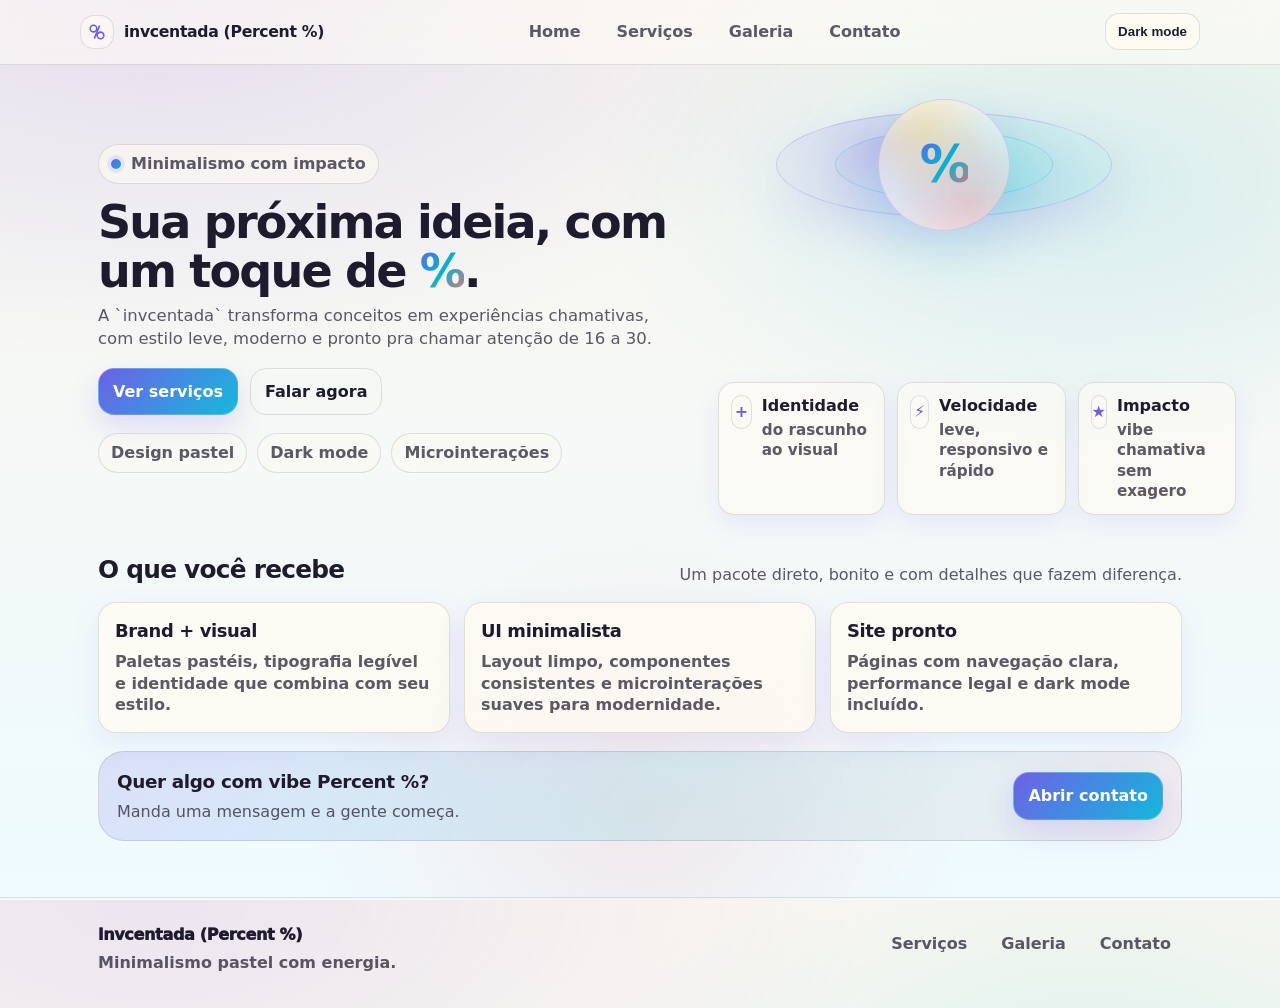
<file: Percent (cursor)/index.html>
<!doctype html>
<html lang="pt-BR">
  <head>
    <meta charset="utf-8" />
    <meta name="viewport" content="width=device-width,initial-scale=1" />
    <meta name="theme-color" content="#6C5CE7" />
    <title>invcentada (Percent %) — Home</title>
    <link rel="stylesheet" href="assets/styles.css" />
    <script defer src="assets/app.js"></script>
  </head>
  <body>
    <a class="skip-link" href="#main">Pular para o conteúdo</a>

    <header class="site-header">
      <div class="container header-row">
        <a class="brand" href="index.html" aria-label="Ir para Home">
          <span class="brand-mark" aria-hidden="true">
            <svg width="22" height="22" viewBox="0 0 22 22" fill="none" xmlns="http://www.w3.org/2000/svg" aria-hidden="true">
              <path d="M4.2 7.6C4.2 5.8 5.7 4.3 7.5 4.3C9.3 4.3 10.8 5.8 10.8 7.6C10.8 9.4 9.3 10.9 7.5 10.9C5.7 10.9 4.2 9.4 4.2 7.6Z" stroke="currentColor" stroke-width="1.6"/>
              <path d="M11.2 14.4C11.2 12.6 12.7 11.1 14.5 11.1C16.3 11.1 17.8 12.6 17.8 14.4C17.8 16.2 16.3 17.7 14.5 17.7C12.7 17.7 11.2 16.2 11.2 14.4Z" stroke="currentColor" stroke-width="1.6"/>
              <path d="M8.6 16.9L13.4 5.1" stroke="currentColor" stroke-width="1.6" stroke-linecap="round"/>
            </svg>
          </span>
          <span class="brand-text">invcentada (Percent %)</span>
        </a>

        <nav class="site-nav" aria-label="Navegação principal">
          <a href="index.html" data-page="home">Home</a>
          <a href="services.html" data-page="services">Serviços</a>
          <a href="gallery.html" data-page="gallery">Galeria</a>
          <a href="contact.html" data-page="contact">Contato</a>
        </nav>

        <button id="themeToggle" class="theme-toggle" type="button" aria-label="Alternar tema">
          Dark mode
        </button>
      </div>
    </header>

    <main id="main" class="page">
      <section class="hero">
        <div class="container hero-grid">
          <div class="hero-copy">
            <div class="pill">
              <span class="pill-dot" aria-hidden="true"></span>
              Minimalismo com impacto
            </div>
            <h1 class="hero-title">
              Sua próxima ideia, com um toque de <span class="text-gradient">%</span>.
            </h1>
            <p class="hero-subtitle">
              A `invcentada` transforma conceitos em experiências chamativas, com estilo leve, moderno e pronto pra chamar atenção de 16 a 30.
            </p>
            <div class="hero-ctas">
              <a class="btn btn-primary" href="services.html">Ver serviços</a>
              <a class="btn btn-ghost" href="contact.html">Falar agora</a>
            </div>
            <div class="hero-badges" aria-label="Destaques">
              <div class="badge">Design pastel</div>
              <div class="badge">Dark mode</div>
              <div class="badge">Microinterações</div>
            </div>
          </div>

          <div class="hero-visual" aria-hidden="true">
            <div class="percent-orbit">
              <div class="orbit-ring"></div>
              <div class="orbit-ring ring2"></div>
              <div class="orbit-core">
                <span class="orbit-percent">%</span>
              </div>
            </div>
            <div class="hero-cards">
              <div class="mini-card">
                <div class="mini-icon">+</div>
                <div>
                  <div class="mini-title">Identidade</div>
                  <div class="mini-text">do rascunho ao visual</div>
                </div>
              </div>
              <div class="mini-card">
                <div class="mini-icon">⚡</div>
                <div>
                  <div class="mini-title">Velocidade</div>
                  <div class="mini-text">leve, responsivo e rápido</div>
                </div>
              </div>
              <div class="mini-card">
                <div class="mini-icon">★</div>
                <div>
                  <div class="mini-title">Impacto</div>
                  <div class="mini-text">vibe chamativa sem exagero</div>
                </div>
              </div>
            </div>
          </div>
        </div>
      </section>

      <section class="section">
        <div class="container">
          <div class="section-head">
            <h2 class="section-title">O que você recebe</h2>
            <p class="section-subtitle">Um pacote direto, bonito e com detalhes que fazem diferença.</p>
          </div>

          <div class="grid grid-3">
            <article class="card">
              <h3 class="card-title">Brand + visual</h3>
              <p class="card-text">Paletas pastéis, tipografia legível e identidade que combina com seu estilo.</p>
            </article>
            <article class="card">
              <h3 class="card-title">UI minimalista</h3>
              <p class="card-text">Layout limpo, componentes consistentes e microinterações suaves para modernidade.</p>
            </article>
            <article class="card">
              <h3 class="card-title">Site pronto</h3>
              <p class="card-text">Páginas com navegação clara, performance legal e dark mode incluído.</p>
            </article>
          </div>

          <div class="cta-strip">
            <div>
              <strong class="cta-title">Quer algo com vibe Percent %?</strong>
              <div class="cta-subtitle">Manda uma mensagem e a gente começa.</div>
            </div>
            <a class="btn btn-primary" href="contact.html">Abrir contato</a>
          </div>
        </div>
      </section>
    </main>

    <footer class="site-footer">
      <div class="container footer-row">
        <div class="footer-left">
          <div class="footer-brand">invcentada (Percent %)</div>
          <div class="footer-copy">Minimalismo pastel com energia.</div>
        </div>
        <div class="footer-links" aria-label="Links rápidos">
          <a href="services.html">Serviços</a>
          <a href="gallery.html">Galeria</a>
          <a href="contact.html">Contato</a>
        </div>
      </div>
    </footer>
  </body>
</html>
</file>
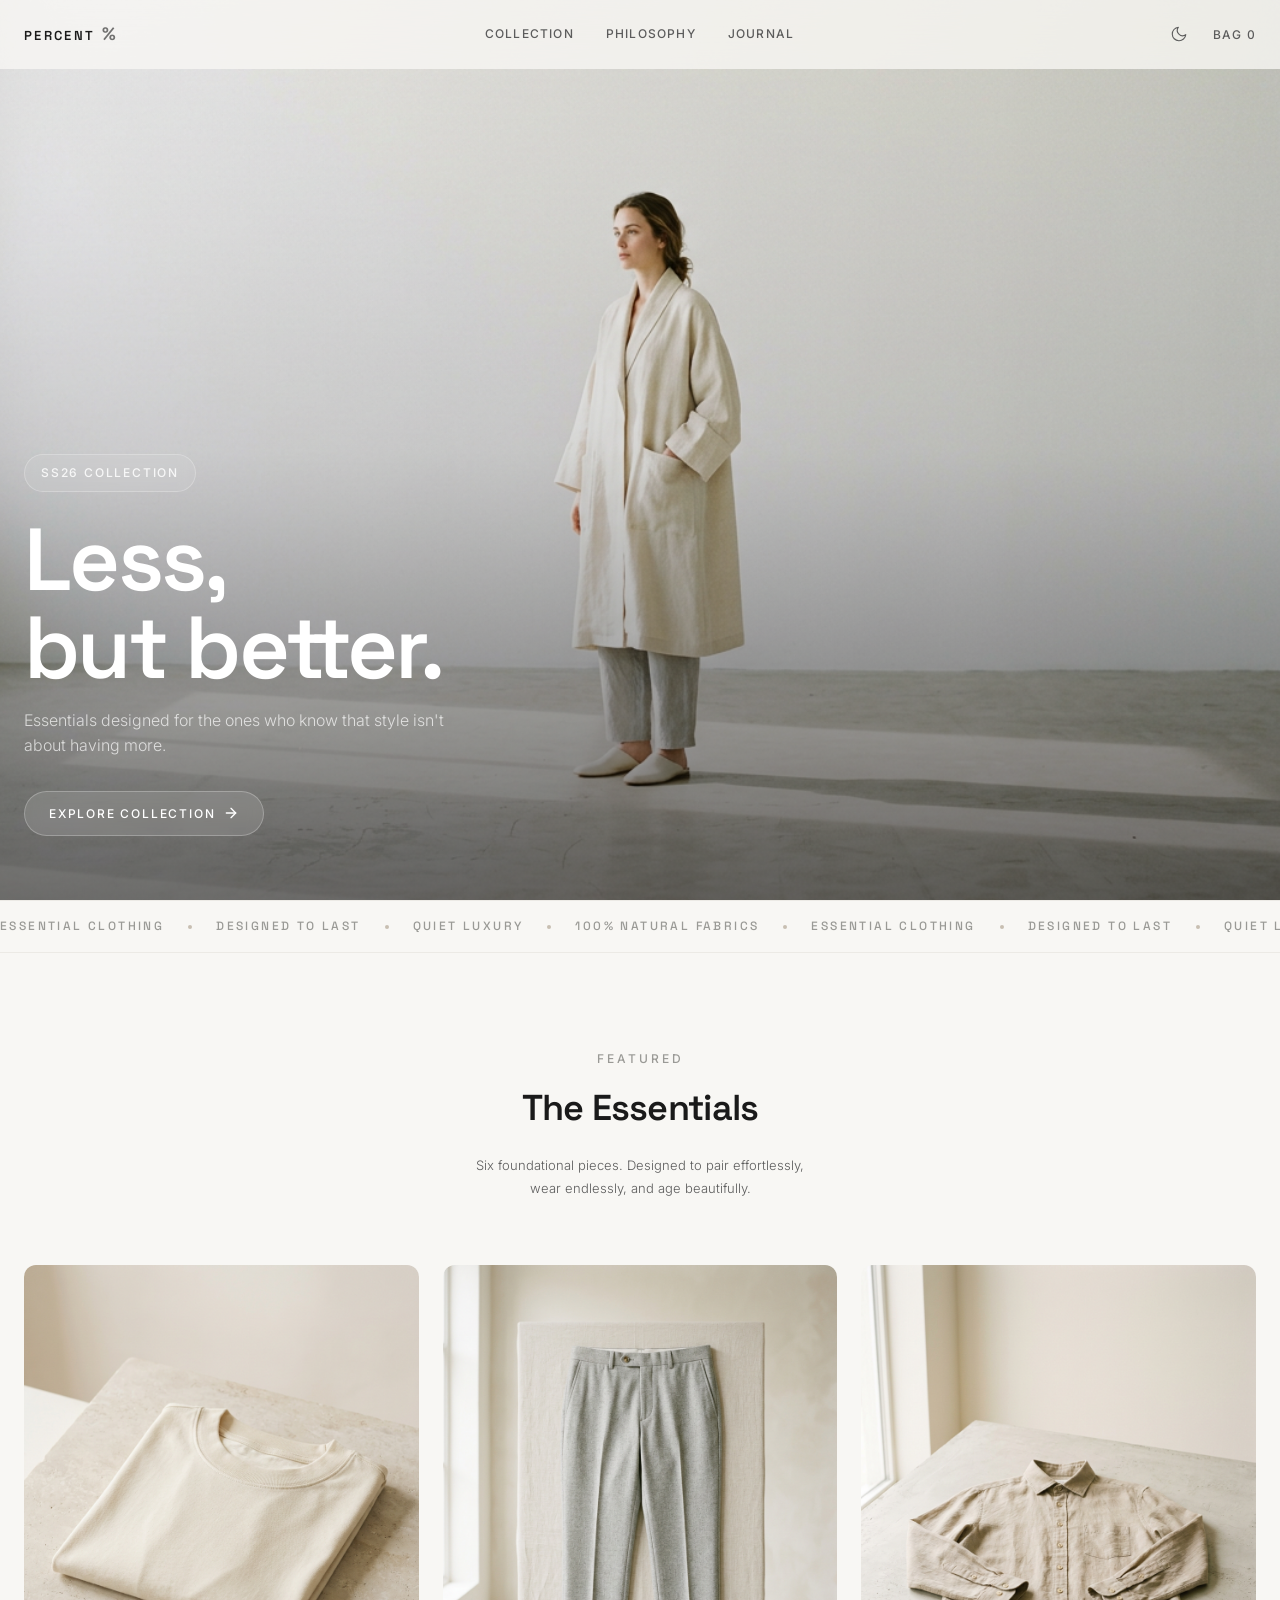
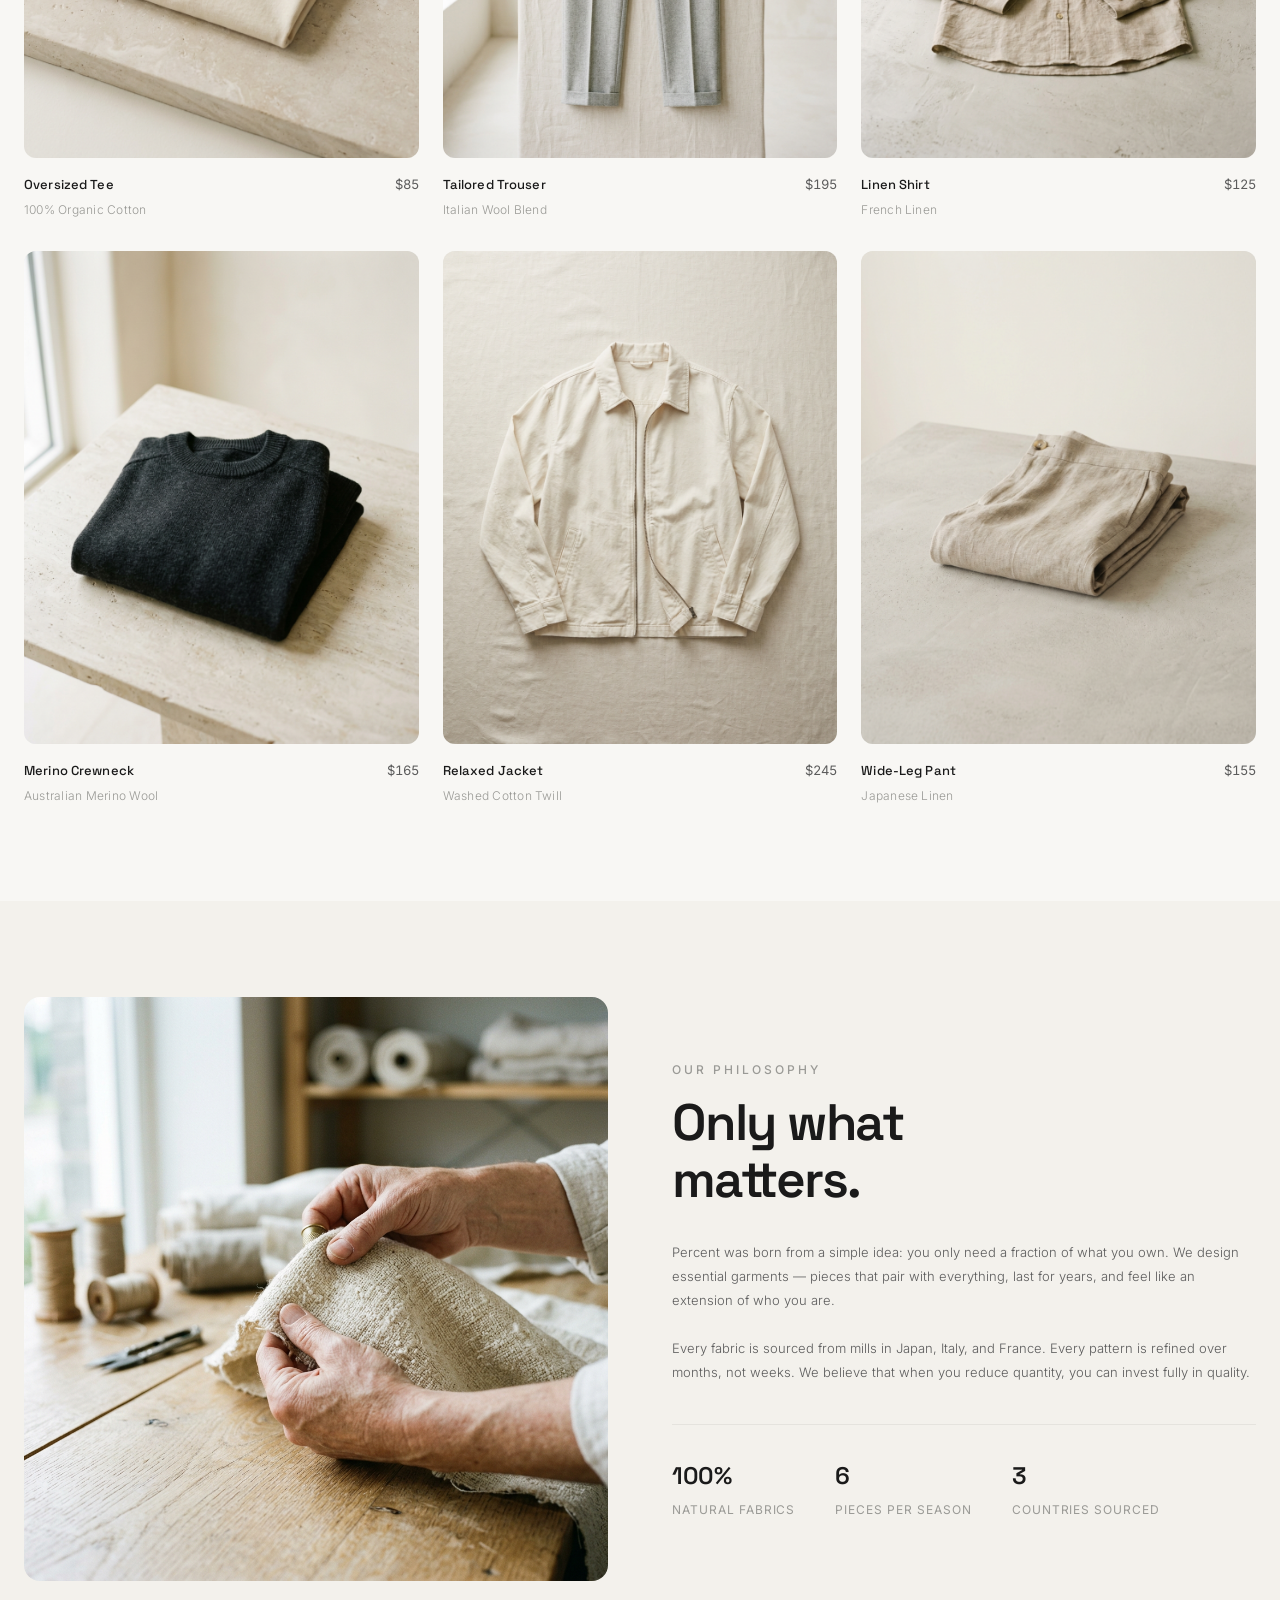
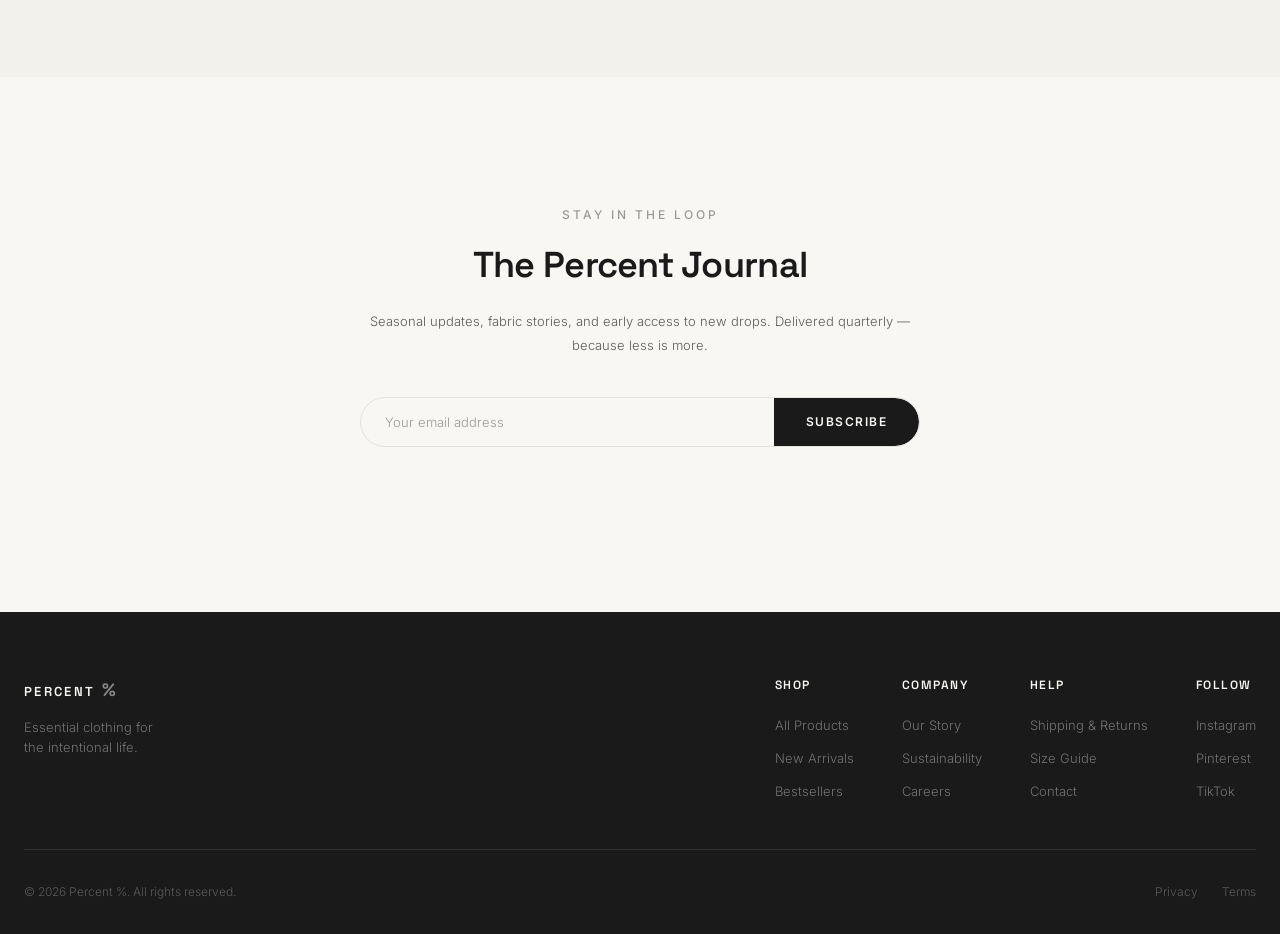
<file: Percent/index.html>
<!DOCTYPE html>
<html lang="en" data-theme="light">
<head>
  <meta charset="UTF-8" />
  <meta name="viewport" content="width=device-width, initial-scale=1.0" />
  <title>Percent % — Minimalist Clothing</title>
  <meta name="description" content="Percent % is a minimalist clothing brand focused on essential pieces, clean silhouettes, and timeless design. Less is more." />
  <link rel="stylesheet" href="styles.css" />
  <link rel="preconnect" href="https://fonts.googleapis.com" />
  <link rel="preconnect" href="https://fonts.gstatic.com" crossorigin />
  <link href="https://fonts.googleapis.com/css2?family=Inter:wght@300;400;500;600&family=Space+Grotesk:wght@300;400;500;600;700&display=swap" rel="stylesheet" />
</head>
<body>

  <!-- Loader -->
  <div class="loader" id="loader">
    <span class="loader__brand">%</span>
  </div>

  <!-- Navigation -->
  <header class="nav" id="nav">
    <div class="nav__inner">
      <a href="#" class="nav__logo">Percent <span class="nav__logo-mark">%</span></a>
      <nav class="nav__links" id="navLinks">
        <a href="#collection" class="nav__link">Collection</a>
        <a href="#philosophy" class="nav__link">Philosophy</a>
        <a href="#newsletter" class="nav__link">Journal</a>
      </nav>
      <div class="nav__actions">
        <button class="nav__theme-toggle" id="themeToggle" aria-label="Toggle dark mode">
          <svg class="nav__theme-icon nav__theme-icon--sun" width="18" height="18" viewBox="0 0 24 24" fill="none" stroke="currentColor" stroke-width="1.5" stroke-linecap="round" stroke-linejoin="round">
            <circle cx="12" cy="12" r="5"></circle>
            <line x1="12" y1="1" x2="12" y2="3"></line>
            <line x1="12" y1="21" x2="12" y2="23"></line>
            <line x1="4.22" y1="4.22" x2="5.64" y2="5.64"></line>
            <line x1="18.36" y1="18.36" x2="19.78" y2="19.78"></line>
            <line x1="1" y1="12" x2="3" y2="12"></line>
            <line x1="21" y1="12" x2="23" y2="12"></line>
            <line x1="4.22" y1="19.78" x2="5.64" y2="18.36"></line>
            <line x1="18.36" y1="5.64" x2="19.78" y2="4.22"></line>
          </svg>
          <svg class="nav__theme-icon nav__theme-icon--moon" width="18" height="18" viewBox="0 0 24 24" fill="none" stroke="currentColor" stroke-width="1.5" stroke-linecap="round" stroke-linejoin="round">
            <path d="M21 12.79A9 9 0 1 1 11.21 3 7 7 0 0 0 21 12.79z"></path>
          </svg>
        </button>
        <button class="nav__cart" aria-label="Shopping bag">
          Bag <span class="nav__cart-count">0</span>
        </button>
        <button class="nav__hamburger" id="hamburger" aria-label="Toggle menu">
          <span></span>
          <span></span>
        </button>
      </div>
    </div>
  </header>

  <!-- Mobile Menu -->
  <div class="mobile-menu" id="mobileMenu">
    <nav class="mobile-menu__nav">
      <a href="#collection" class="mobile-menu__link">Collection</a>
      <a href="#philosophy" class="mobile-menu__link">Philosophy</a>
      <a href="#newsletter" class="mobile-menu__link">Journal</a>
    </nav>
  </div>

  <main>
    <!-- Hero Section -->
    <section class="hero" id="hero">
      <div class="hero__image-wrapper">
        <img src="images/hero.png" alt="Model wearing cream linen coat in minimalist studio" class="hero__image" />
        <div class="hero__overlay"></div>
      </div>
      <div class="hero__content reveal">
        <div class="hero__badge">SS26 Collection</div>
        <h1 class="hero__title">Less,<br />but better.</h1>
        <p class="hero__sub">Essentials designed for the ones who know that style isn't about having more.</p>
        <a href="#collection" class="hero__cta">
          <span>Explore Collection</span>
          <svg width="16" height="16" viewBox="0 0 24 24" fill="none" stroke="currentColor" stroke-width="2" stroke-linecap="round" stroke-linejoin="round"><line x1="5" y1="12" x2="19" y2="12"></line><polyline points="12 5 19 12 12 19"></polyline></svg>
        </a>
      </div>
    </section>

    <!-- Marquee -->
    <div class="marquee">
      <div class="marquee__track">
        <span>Essential Clothing</span>
        <span class="marquee__dot"></span>
        <span>Designed to Last</span>
        <span class="marquee__dot"></span>
        <span>Quiet Luxury</span>
        <span class="marquee__dot"></span>
        <span>100% Natural Fabrics</span>
        <span class="marquee__dot"></span>
        <span>Essential Clothing</span>
        <span class="marquee__dot"></span>
        <span>Designed to Last</span>
        <span class="marquee__dot"></span>
        <span>Quiet Luxury</span>
        <span class="marquee__dot"></span>
        <span>100% Natural Fabrics</span>
        <span class="marquee__dot"></span>
      </div>
    </div>

    <!-- Featured Collection -->
    <section class="collection" id="collection">
      <div class="collection__header reveal">
        <p class="collection__label">Featured</p>
        <h2 class="collection__title">The Essentials</h2>
        <p class="collection__subtitle">Six foundational pieces. Designed to pair effortlessly,<br />wear endlessly, and age beautifully.</p>
      </div>
      <div class="collection__grid">
        <article class="product reveal" data-delay="0">
          <div class="product__image-wrapper">
            <img src="images/product-1.png" alt="Cream oversized cotton t-shirt" class="product__image" loading="lazy" />
            <div class="product__actions">
              <button class="product__quick-add" aria-label="Quick add to bag">Add to Bag</button>
            </div>
          </div>
          <div class="product__info">
            <h3 class="product__name">Oversized Tee</h3>
            <p class="product__price">$85</p>
          </div>
          <p class="product__material">100% Organic Cotton</p>
        </article>
        <article class="product reveal" data-delay="1">
          <div class="product__image-wrapper">
            <img src="images/product-2.png" alt="Light gray tailored wool trousers" class="product__image" loading="lazy" />
            <div class="product__actions">
              <button class="product__quick-add" aria-label="Quick add to bag">Add to Bag</button>
            </div>
          </div>
          <div class="product__info">
            <h3 class="product__name">Tailored Trouser</h3>
            <p class="product__price">$195</p>
          </div>
          <p class="product__material">Italian Wool Blend</p>
        </article>
        <article class="product reveal" data-delay="2">
          <div class="product__image-wrapper">
            <img src="images/product-3.png" alt="Sand linen button-down shirt" class="product__image" loading="lazy" />
            <div class="product__actions">
              <button class="product__quick-add" aria-label="Quick add to bag">Add to Bag</button>
            </div>
          </div>
          <div class="product__info">
            <h3 class="product__name">Linen Shirt</h3>
            <p class="product__price">$125</p>
          </div>
          <p class="product__material">French Linen</p>
        </article>
        <article class="product reveal" data-delay="3">
          <div class="product__image-wrapper">
            <img src="images/product-4.png" alt="Charcoal merino wool crewneck sweater" class="product__image" loading="lazy" />
            <div class="product__actions">
              <button class="product__quick-add" aria-label="Quick add to bag">Add to Bag</button>
            </div>
          </div>
          <div class="product__info">
            <h3 class="product__name">Merino Crewneck</h3>
            <p class="product__price">$165</p>
          </div>
          <p class="product__material">Australian Merino Wool</p>
        </article>
        <article class="product reveal" data-delay="4">
          <div class="product__image-wrapper">
            <img src="images/product-5.png" alt="Off-white relaxed cotton jacket" class="product__image" loading="lazy" />
            <div class="product__actions">
              <button class="product__quick-add" aria-label="Quick add to bag">Add to Bag</button>
            </div>
          </div>
          <div class="product__info">
            <h3 class="product__name">Relaxed Jacket</h3>
            <p class="product__price">$245</p>
          </div>
          <p class="product__material">Washed Cotton Twill</p>
        </article>
        <article class="product reveal" data-delay="5">
          <div class="product__image-wrapper">
            <img src="images/product-6.png" alt="Beige wide-leg linen pants" class="product__image" loading="lazy" />
            <div class="product__actions">
              <button class="product__quick-add" aria-label="Quick add to bag">Add to Bag</button>
            </div>
          </div>
          <div class="product__info">
            <h3 class="product__name">Wide-Leg Pant</h3>
            <p class="product__price">$155</p>
          </div>
          <p class="product__material">Japanese Linen</p>
        </article>
      </div>
    </section>

    <!-- Philosophy / About -->
    <section class="philosophy" id="philosophy">
      <div class="philosophy__layout">
        <div class="philosophy__image-col reveal">
          <img src="images/about.png" alt="Hands carefully handling raw linen fabric" class="philosophy__image" loading="lazy" />
        </div>
        <div class="philosophy__text-col reveal">
          <p class="philosophy__label">Our Philosophy</p>
          <h2 class="philosophy__title">Only what<br />matters.</h2>
          <p class="philosophy__body">
            Percent was born from a simple idea: you only need a fraction of what
            you own. We design essential garments — pieces that pair with everything,
            last for years, and feel like an extension of who you are.
          </p>
          <p class="philosophy__body">
            Every fabric is sourced from mills in Japan, Italy, and France. Every
            pattern is refined over months, not weeks. We believe that when you
            reduce quantity, you can invest fully in quality.
          </p>
          <div class="philosophy__stats">
            <div class="philosophy__stat">
              <span class="philosophy__stat-number">100%</span>
              <span class="philosophy__stat-label">Natural Fabrics</span>
            </div>
            <div class="philosophy__stat">
              <span class="philosophy__stat-number">6</span>
              <span class="philosophy__stat-label">Pieces Per Season</span>
            </div>
            <div class="philosophy__stat">
              <span class="philosophy__stat-number">3</span>
              <span class="philosophy__stat-label">Countries Sourced</span>
            </div>
          </div>
        </div>
      </div>
    </section>

    <!-- Newsletter -->
    <section class="newsletter" id="newsletter">
      <div class="newsletter__inner reveal">
        <p class="newsletter__label">Stay in the loop</p>
        <h2 class="newsletter__title">The Percent Journal</h2>
        <p class="newsletter__body">Seasonal updates, fabric stories, and early access to new drops. Delivered quarterly — because less is more.</p>
        <form class="newsletter__form" id="newsletterForm">
          <input type="email" class="newsletter__input" placeholder="Your email address" required aria-label="Email address" />
          <button type="submit" class="newsletter__button">Subscribe</button>
        </form>
        <p class="newsletter__success" id="newsletterSuccess">Welcome to the journal. You'll hear from us soon.</p>
      </div>
    </section>
  </main>

  <!-- Footer -->
  <footer class="footer">
    <div class="footer__inner">
      <div class="footer__top">
        <div class="footer__brand">
          <a href="#" class="footer__logo">Percent <span class="footer__logo-mark">%</span></a>
          <p class="footer__tagline">Essential clothing for<br />the intentional life.</p>
        </div>
        <div class="footer__columns">
          <div class="footer__column">
            <h4 class="footer__column-title">Shop</h4>
            <a href="#collection" class="footer__link">All Products</a>
            <a href="#" class="footer__link">New Arrivals</a>
            <a href="#" class="footer__link">Bestsellers</a>
          </div>
          <div class="footer__column">
            <h4 class="footer__column-title">Company</h4>
            <a href="#philosophy" class="footer__link">Our Story</a>
            <a href="#" class="footer__link">Sustainability</a>
            <a href="#" class="footer__link">Careers</a>
          </div>
          <div class="footer__column">
            <h4 class="footer__column-title">Help</h4>
            <a href="#" class="footer__link">Shipping & Returns</a>
            <a href="#" class="footer__link">Size Guide</a>
            <a href="#" class="footer__link">Contact</a>
          </div>
          <div class="footer__column">
            <h4 class="footer__column-title">Follow</h4>
            <a href="#" class="footer__link">Instagram</a>
            <a href="#" class="footer__link">Pinterest</a>
            <a href="#" class="footer__link">TikTok</a>
          </div>
        </div>
      </div>
      <div class="footer__bottom">
        <p class="footer__copyright">&copy; 2026 Percent %. All rights reserved.</p>
        <div class="footer__legal">
          <a href="#" class="footer__legal-link">Privacy</a>
          <a href="#" class="footer__legal-link">Terms</a>
        </div>
      </div>
    </div>
  </footer>

  <!-- Toast -->
  <div class="toast" id="toast">
    <p class="toast__message" id="toastMessage"></p>
  </div>

  <script src="script.js"></script>
</body>
</html>
</file>
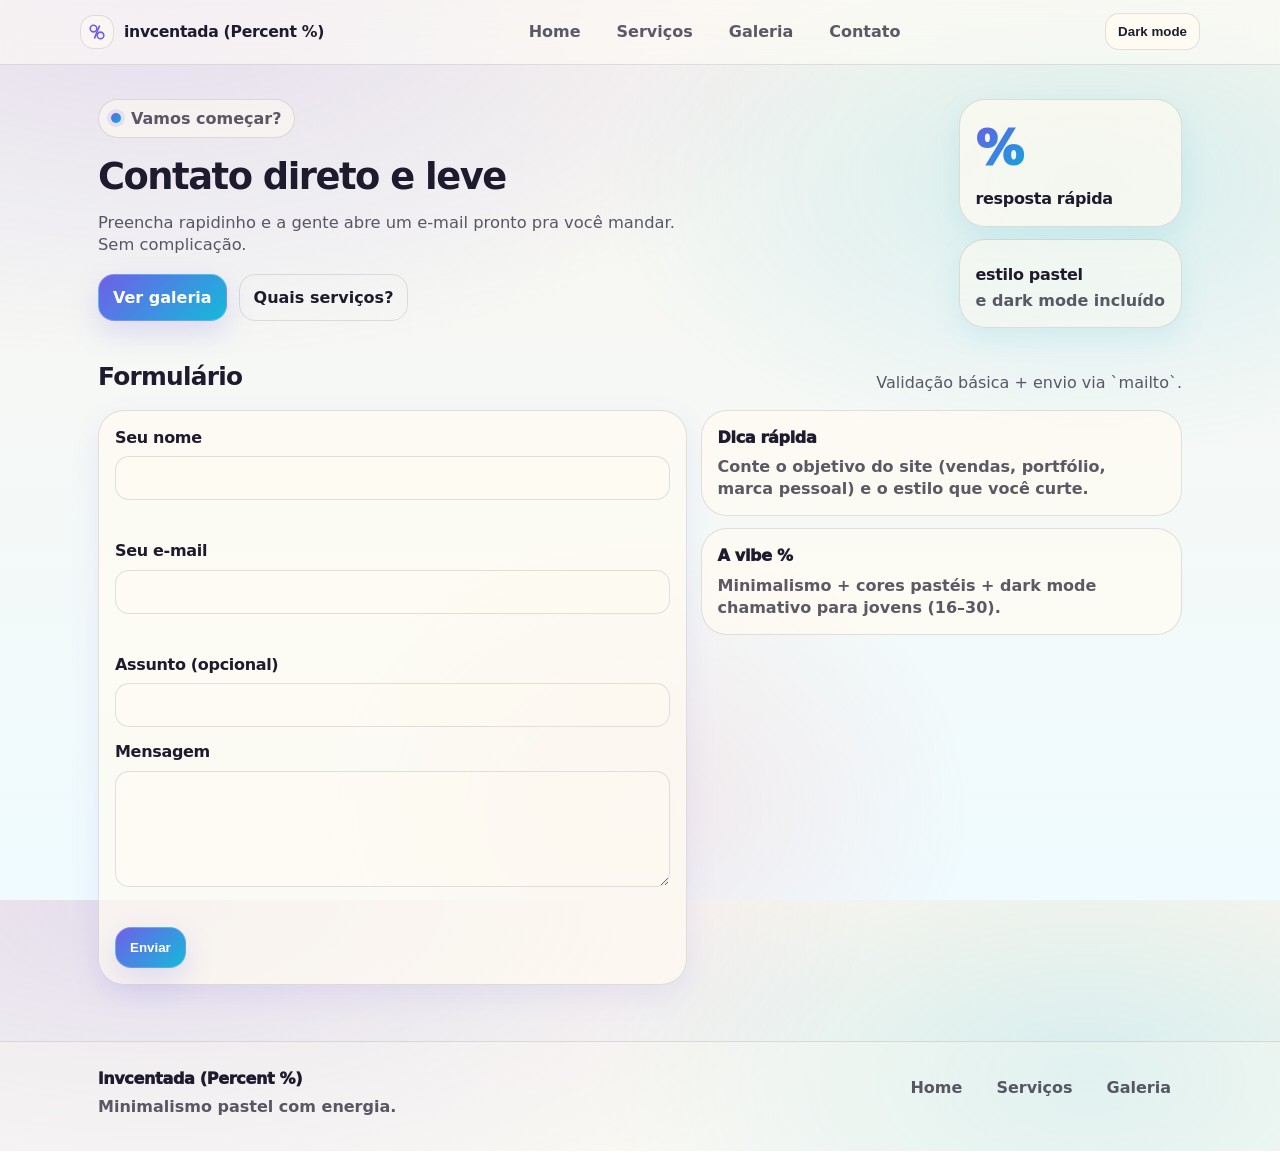
<file: Percent (cursor)/contact.html>
<!doctype html>
<html lang="pt-BR">
  <head>
    <meta charset="utf-8" />
    <meta name="viewport" content="width=device-width,initial-scale=1" />
    <meta name="theme-color" content="#6C5CE7" />
    <title>invcentada (Percent %) — Contato</title>
    <link rel="stylesheet" href="assets/styles.css" />
    <script defer src="assets/app.js"></script>
  </head>
  <body>
    <a class="skip-link" href="#main">Pular para o conteúdo</a>

    <header class="site-header">
      <div class="container header-row">
        <a class="brand" href="index.html" aria-label="Ir para Home">
          <span class="brand-mark" aria-hidden="true">
            <svg width="22" height="22" viewBox="0 0 22 22" fill="none" xmlns="http://www.w3.org/2000/svg" aria-hidden="true">
              <path d="M4.2 7.6C4.2 5.8 5.7 4.3 7.5 4.3C9.3 4.3 10.8 5.8 10.8 7.6C10.8 9.4 9.3 10.9 7.5 10.9C5.7 10.9 4.2 9.4 4.2 7.6Z" stroke="currentColor" stroke-width="1.6"/>
              <path d="M11.2 14.4C11.2 12.6 12.7 11.1 14.5 11.1C16.3 11.1 17.8 12.6 17.8 14.4C17.8 16.2 16.3 17.7 14.5 17.7C12.7 17.7 11.2 16.2 11.2 14.4Z" stroke="currentColor" stroke-width="1.6"/>
              <path d="M8.6 16.9L13.4 5.1" stroke="currentColor" stroke-width="1.6" stroke-linecap="round"/>
            </svg>
          </span>
          <span class="brand-text">invcentada (Percent %)</span>
        </a>

        <nav class="site-nav" aria-label="Navegação principal">
          <a href="index.html" data-page="home">Home</a>
          <a href="services.html" data-page="services">Serviços</a>
          <a href="gallery.html" data-page="gallery">Galeria</a>
          <a href="contact.html" data-page="contact">Contato</a>
        </nav>

        <button id="themeToggle" class="theme-toggle" type="button" aria-label="Alternar tema">
          Dark mode
        </button>
      </div>
    </header>

    <main id="main" class="page">
      <section class="page-hero">
        <div class="container">
          <div class="page-hero-grid">
            <div>
              <div class="pill">
                <span class="pill-dot" aria-hidden="true"></span>
                Vamos começar?
              </div>
              <h1 class="page-title">Contato direto e leve</h1>
              <p class="page-subtitle">
                Preencha rapidinho e a gente abre um e-mail pronto pra você mandar. Sem complicação.
              </p>
              <div class="hero-ctas">
                <a class="btn btn-primary" href="gallery.html">Ver galeria</a>
                <a class="btn btn-ghost" href="services.html">Quais serviços?</a>
              </div>
            </div>
            <div class="page-hero-aside" aria-hidden="true">
              <div class="aside-card">
                <div class="aside-number">%</div>
                <div class="aside-text">resposta rápida</div>
              </div>
              <div class="aside-card aside-card2">
                <div class="aside-text">estilo pastel</div>
                <div class="aside-mini">e dark mode incluído</div>
              </div>
            </div>
          </div>
        </div>
      </section>

      <section class="section">
        <div class="container">
          <div class="section-head">
            <h2 class="section-title">Formulário</h2>
            <p class="section-subtitle">Validação básica + envio via `mailto`.</p>
          </div>

          <div class="form-wrap">
            <form id="contactForm" class="form" data-mail-to="contato@invcentada.com" novalidate>
              <div class="form-row">
                <label class="label" for="name">Seu nome</label>
                <input class="input" id="name" name="name" type="text" autocomplete="name" required minlength="2" />
                <div class="field-error" id="nameError" aria-live="polite"></div>
              </div>

              <div class="form-row">
                <label class="label" for="email">Seu e-mail</label>
                <input class="input" id="email" name="email" type="email" autocomplete="email" required />
                <div class="field-error" id="emailError" aria-live="polite"></div>
              </div>

              <div class="form-row">
                <label class="label" for="subject">Assunto (opcional)</label>
                <input class="input" id="subject" name="subject" type="text" autocomplete="off" />
              </div>

              <div class="form-row">
                <label class="label" for="message">Mensagem</label>
                <textarea class="input textarea" id="message" name="message" rows="5" required minlength="10"></textarea>
                <div class="field-error" id="messageError" aria-live="polite"></div>
              </div>

              <div class="form-actions">
                <button class="btn btn-primary" type="submit">Enviar</button>
                <div class="form-hint" id="formHint" aria-live="polite"></div>
              </div>
            </form>

            <div class="form-side" aria-hidden="true">
              <div class="side-card">
                <div class="side-title">Dica rápida</div>
                <div class="side-text">
                  Conte o objetivo do site (vendas, portfólio, marca pessoal) e o estilo que você curte.
                </div>
              </div>
              <div class="side-card side-card2">
                <div class="side-title">A vibe %</div>
                <div class="side-text">
                  Minimalismo + cores pastéis + dark mode chamativo para jovens (16–30).
                </div>
              </div>
            </div>
          </div>
        </div>
      </section>
    </main>

    <footer class="site-footer">
      <div class="container footer-row">
        <div class="footer-left">
          <div class="footer-brand">invcentada (Percent %)</div>
          <div class="footer-copy">Minimalismo pastel com energia.</div>
        </div>
        <div class="footer-links" aria-label="Links rápidos">
          <a href="index.html">Home</a>
          <a href="services.html">Serviços</a>
          <a href="gallery.html">Galeria</a>
        </div>
      </div>
    </footer>
  </body>
</html>
</file>
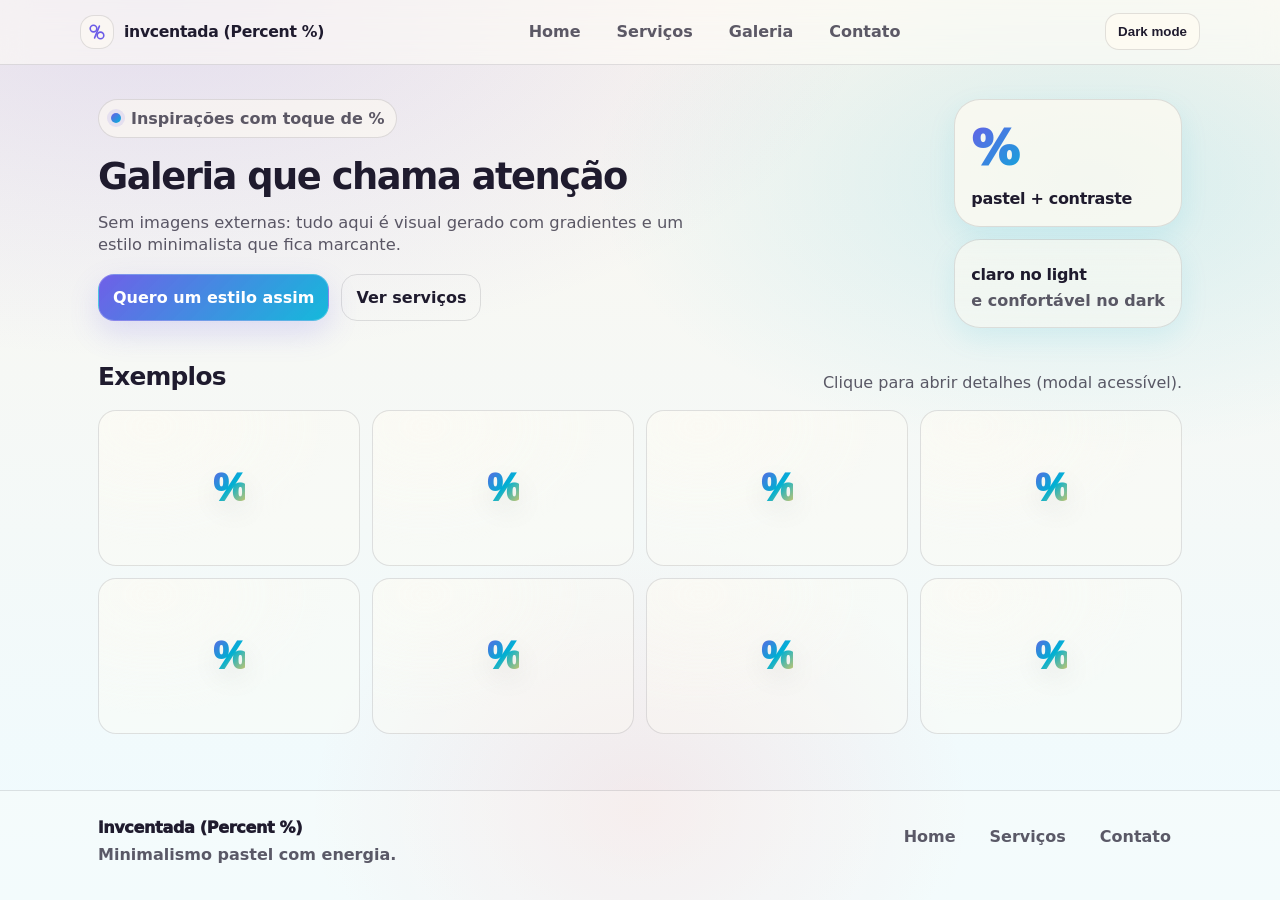
<file: Percent (cursor)/gallery.html>
<!doctype html>
<html lang="pt-BR">
  <head>
    <meta charset="utf-8" />
    <meta name="viewport" content="width=device-width,initial-scale=1" />
    <meta name="theme-color" content="#6C5CE7" />
    <title>invcentada (Percent %) — Galeria</title>
    <link rel="stylesheet" href="assets/styles.css" />
    <script defer src="assets/app.js"></script>
  </head>
  <body>
    <a class="skip-link" href="#main">Pular para o conteúdo</a>

    <header class="site-header">
      <div class="container header-row">
        <a class="brand" href="index.html" aria-label="Ir para Home">
          <span class="brand-mark" aria-hidden="true">
            <svg width="22" height="22" viewBox="0 0 22 22" fill="none" xmlns="http://www.w3.org/2000/svg" aria-hidden="true">
              <path d="M4.2 7.6C4.2 5.8 5.7 4.3 7.5 4.3C9.3 4.3 10.8 5.8 10.8 7.6C10.8 9.4 9.3 10.9 7.5 10.9C5.7 10.9 4.2 9.4 4.2 7.6Z" stroke="currentColor" stroke-width="1.6"/>
              <path d="M11.2 14.4C11.2 12.6 12.7 11.1 14.5 11.1C16.3 11.1 17.8 12.6 17.8 14.4C17.8 16.2 16.3 17.7 14.5 17.7C12.7 17.7 11.2 16.2 11.2 14.4Z" stroke="currentColor" stroke-width="1.6"/>
              <path d="M8.6 16.9L13.4 5.1" stroke="currentColor" stroke-width="1.6" stroke-linecap="round"/>
            </svg>
          </span>
          <span class="brand-text">invcentada (Percent %)</span>
        </a>

        <nav class="site-nav" aria-label="Navegação principal">
          <a href="index.html" data-page="home">Home</a>
          <a href="services.html" data-page="services">Serviços</a>
          <a href="gallery.html" data-page="gallery">Galeria</a>
          <a href="contact.html" data-page="contact">Contato</a>
        </nav>

        <button id="themeToggle" class="theme-toggle" type="button" aria-label="Alternar tema">
          Dark mode
        </button>
      </div>
    </header>

    <main id="main" class="page">
      <section class="page-hero">
        <div class="container">
          <div class="page-hero-grid">
            <div>
              <div class="pill">
                <span class="pill-dot" aria-hidden="true"></span>
                Inspirações com toque de %
              </div>
              <h1 class="page-title">Galeria que chama atenção</h1>
              <p class="page-subtitle">
                Sem imagens externas: tudo aqui é visual gerado com gradientes e um estilo minimalista que fica marcante.
              </p>
              <div class="hero-ctas">
                <a class="btn btn-primary" href="contact.html">Quero um estilo assim</a>
                <a class="btn btn-ghost" href="services.html">Ver serviços</a>
              </div>
            </div>

            <div class="page-hero-aside" aria-hidden="true">
              <div class="aside-card">
                <div class="aside-number">%</div>
                <div class="aside-text">pastel + contraste</div>
              </div>
              <div class="aside-card aside-card2">
                <div class="aside-text">claro no light</div>
                <div class="aside-mini">e confortável no dark</div>
              </div>
            </div>
          </div>
        </div>
      </section>

      <section class="section">
        <div class="container">
          <div class="section-head">
            <h2 class="section-title">Exemplos</h2>
            <p class="section-subtitle">Clique para abrir detalhes (modal acessível).</p>
          </div>

          <div class="gallery-grid" role="list">
            <button
              type="button"
              class="gallery-item"
              role="listitem"
              data-title="Hero Pastel Orbit"
              data-desc="Uma capa leve, com profundidade e um acento em porcentagem."
              data-tags="design, hero, pastel"
              data-gradient="linear-gradient(135deg, rgba(108,92,231,0.35), rgba(0,180,216,0.25), rgba(255,107,107,0.25))"
            >
              <span class="gallery-item-inner">
                <span class="gallery-percent" aria-hidden="true">%</span>
              </span>
            </button>

            <button
              type="button"
              class="gallery-item"
              role="listitem"
              data-title="Cards Suaves"
              data-desc="Bordas arredondadas, sombras delicadas e hover que não cansa."
              data-tags="cards, ui, minimal"
              data-gradient="linear-gradient(135deg, rgba(255,206,86,0.35), rgba(108,92,231,0.22), rgba(0,180,216,0.20))"
            >
              <span class="gallery-item-inner">
                <span class="gallery-percent" aria-hidden="true">%</span>
              </span>
            </button>

            <button
              type="button"
              class="gallery-item"
              role="listitem"
              data-title="Botões com Energia"
              data-desc="CTA bem visível com contraste gostoso e sensação premium."
              data-tags="cta, buttons, vibe"
              data-gradient="linear-gradient(135deg, rgba(255,107,107,0.30), rgba(255,206,86,0.22), rgba(108,92,231,0.22))"
            >
              <span class="gallery-item-inner">
                <span class="gallery-percent" aria-hidden="true">%</span>
              </span>
            </button>

            <button
              type="button"
              class="gallery-item"
              role="listitem"
              data-title="Dark Mode Aconchegante"
              data-desc="Transições suaves, cores mais escuras sem perder a legibilidade."
              data-tags="darkmode, acessibilidade"
              data-gradient="linear-gradient(135deg, rgba(0,180,216,0.22), rgba(108,92,231,0.30), rgba(255,107,107,0.20))"
            >
              <span class="gallery-item-inner">
                <span class="gallery-percent" aria-hidden="true">%</span>
              </span>
            </button>

            <button
              type="button"
              class="gallery-item"
              role="listitem"
              data-title="Form Claro e Rápido"
              data-desc="Validação leve e envio via mailto com mensagem preenchida."
              data-tags="form, contato, ux"
              data-gradient="linear-gradient(135deg, rgba(255,206,86,0.30), rgba(0,180,216,0.22), rgba(255,107,107,0.18))"
            >
              <span class="gallery-item-inner">
                <span class="gallery-percent" aria-hidden="true">%</span>
              </span>
            </button>

            <button
              type="button"
              class="gallery-item"
              role="listitem"
              data-title="Modal Lightbox"
              data-desc="Fundo com blur, foco no conteúdo e fechamento com ESC."
              data-tags="modal, acessível"
              data-gradient="linear-gradient(135deg, rgba(108,92,231,0.30), rgba(0,180,216,0.25), rgba(255,206,86,0.18))"
            >
              <span class="gallery-item-inner">
                <span class="gallery-percent" aria-hidden="true">%</span>
              </span>
            </button>

            <button
              type="button"
              class="gallery-item"
              role="listitem"
              data-title="Gradiente com Ritmo"
              data-desc="Um padrão sutil que mantém o minimalismo e adiciona personalidade."
              data-tags="gradiente, estilo"
              data-gradient="linear-gradient(135deg, rgba(255,107,107,0.25), rgba(108,92,231,0.25), rgba(0,180,216,0.18))"
            >
              <span class="gallery-item-inner">
                <span class="gallery-percent" aria-hidden="true">%</span>
              </span>
            </button>

            <button
              type="button"
              class="gallery-item"
              role="listitem"
              data-title="Seções com Hierarquia"
              data-desc="Titulos claros, espaçamento consistente e leitura fluida."
              data-tags="layout, tipografia"
              data-gradient="linear-gradient(135deg, rgba(0,180,216,0.26), rgba(255,206,86,0.20), rgba(108,92,231,0.20))"
            >
              <span class="gallery-item-inner">
                <span class="gallery-percent" aria-hidden="true">%</span>
              </span>
            </button>
          </div>
        </div>
      </section>

      <div
        id="galleryModal"
        class="modal"
        aria-hidden="true"
        role="dialog"
        aria-modal="true"
        aria-labelledby="galleryModalTitle"
      >
        <div class="modal-backdrop" data-close="true" aria-hidden="true"></div>
        <div class="modal-panel" role="document">
          <div class="modal-head">
            <div class="modal-visual" id="modalVisual" aria-hidden="true"></div>
            <div class="modal-meta">
              <h2 class="modal-title" id="galleryModalTitle"></h2>
              <p class="modal-desc" id="galleryModalDesc"></p>
              <div class="modal-tags" id="galleryModalTags" aria-label="Tags"></div>
            </div>
            <button id="galleryClose" class="icon-btn" type="button" aria-label="Fechar modal">
              <span aria-hidden="true">✕</span>
            </button>
          </div>

          <div class="modal-actions">
            <a class="btn btn-primary" href="contact.html">Falar sobre esse estilo</a>
            <button id="galleryClose2" class="btn btn-ghost" type="button">Fechar</button>
          </div>
        </div>
      </div>
    </main>

    <footer class="site-footer">
      <div class="container footer-row">
        <div class="footer-left">
          <div class="footer-brand">invcentada (Percent %)</div>
          <div class="footer-copy">Minimalismo pastel com energia.</div>
        </div>
        <div class="footer-links" aria-label="Links rápidos">
          <a href="index.html">Home</a>
          <a href="services.html">Serviços</a>
          <a href="contact.html">Contato</a>
        </div>
      </div>
    </footer>
  </body>
</html>
</file>
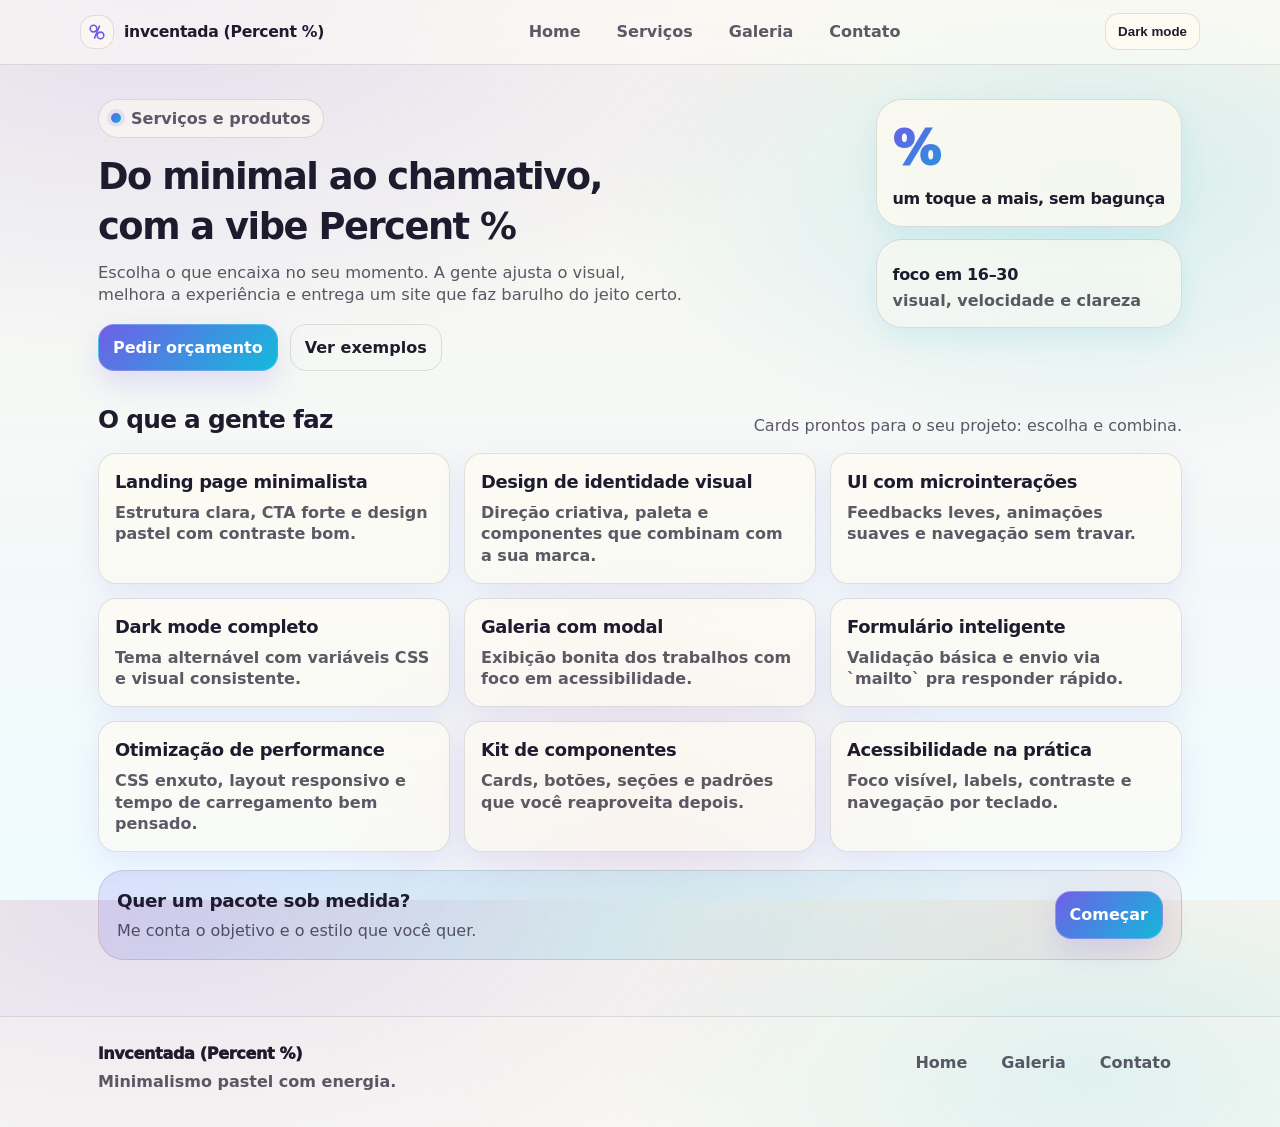
<file: Percent (cursor)/services.html>
<!doctype html>
<html lang="pt-BR">
  <head>
    <meta charset="utf-8" />
    <meta name="viewport" content="width=device-width,initial-scale=1" />
    <meta name="theme-color" content="#6C5CE7" />
    <title>invcentada (Percent %) — Serviços</title>
    <link rel="stylesheet" href="assets/styles.css" />
    <script defer src="assets/app.js"></script>
  </head>
  <body>
    <a class="skip-link" href="#main">Pular para o conteúdo</a>

    <header class="site-header">
      <div class="container header-row">
        <a class="brand" href="index.html" aria-label="Ir para Home">
          <span class="brand-mark" aria-hidden="true">
            <svg width="22" height="22" viewBox="0 0 22 22" fill="none" xmlns="http://www.w3.org/2000/svg" aria-hidden="true">
              <path d="M4.2 7.6C4.2 5.8 5.7 4.3 7.5 4.3C9.3 4.3 10.8 5.8 10.8 7.6C10.8 9.4 9.3 10.9 7.5 10.9C5.7 10.9 4.2 9.4 4.2 7.6Z" stroke="currentColor" stroke-width="1.6"/>
              <path d="M11.2 14.4C11.2 12.6 12.7 11.1 14.5 11.1C16.3 11.1 17.8 12.6 17.8 14.4C17.8 16.2 16.3 17.7 14.5 17.7C12.7 17.7 11.2 16.2 11.2 14.4Z" stroke="currentColor" stroke-width="1.6"/>
              <path d="M8.6 16.9L13.4 5.1" stroke="currentColor" stroke-width="1.6" stroke-linecap="round"/>
            </svg>
          </span>
          <span class="brand-text">invcentada (Percent %)</span>
        </a>

        <nav class="site-nav" aria-label="Navegação principal">
          <a href="index.html" data-page="home">Home</a>
          <a href="services.html" data-page="services">Serviços</a>
          <a href="gallery.html" data-page="gallery">Galeria</a>
          <a href="contact.html" data-page="contact">Contato</a>
        </nav>

        <button id="themeToggle" class="theme-toggle" type="button" aria-label="Alternar tema">
          Dark mode
        </button>
      </div>
    </header>

    <main id="main" class="page">
      <section class="page-hero">
        <div class="container">
          <div class="page-hero-grid">
            <div>
              <div class="pill">
                <span class="pill-dot" aria-hidden="true"></span>
                Serviços e produtos
              </div>
              <h1 class="page-title">Do minimal ao chamativo, com a vibe Percent %</h1>
              <p class="page-subtitle">
                Escolha o que encaixa no seu momento. A gente ajusta o visual, melhora a experiência e entrega um site que faz barulho do jeito certo.
              </p>
              <div class="hero-ctas">
                <a class="btn btn-primary" href="contact.html">Pedir orçamento</a>
                <a class="btn btn-ghost" href="gallery.html">Ver exemplos</a>
              </div>
            </div>

            <div class="page-hero-aside" aria-hidden="true">
              <div class="aside-card">
                <div class="aside-number">%</div>
                <div class="aside-text">um toque a mais, sem bagunça</div>
              </div>
              <div class="aside-card aside-card2">
                <div class="aside-text">foco em 16–30</div>
                <div class="aside-mini">visual, velocidade e clareza</div>
              </div>
            </div>
          </div>
        </div>
      </section>

      <section class="section">
        <div class="container">
          <div class="section-head">
            <h2 class="section-title">O que a gente faz</h2>
            <p class="section-subtitle">Cards prontos para o seu projeto: escolha e combina.</p>
          </div>

          <div class="grid grid-3 services-grid">
            <article class="card card-strong">
              <h3 class="card-title">Landing page minimalista</h3>
              <p class="card-text">Estrutura clara, CTA forte e design pastel com contraste bom.</p>
            </article>
            <article class="card card-strong">
              <h3 class="card-title">Design de identidade visual</h3>
              <p class="card-text">Direção criativa, paleta e componentes que combinam com a sua marca.</p>
            </article>
            <article class="card card-strong">
              <h3 class="card-title">UI com microinterações</h3>
              <p class="card-text">Feedbacks leves, animações suaves e navegação sem travar.</p>
            </article>
            <article class="card card-strong">
              <h3 class="card-title">Dark mode completo</h3>
              <p class="card-text">Tema alternável com variáveis CSS e visual consistente.</p>
            </article>
            <article class="card card-strong">
              <h3 class="card-title">Galeria com modal</h3>
              <p class="card-text">Exibição bonita dos trabalhos com foco em acessibilidade.</p>
            </article>
            <article class="card card-strong">
              <h3 class="card-title">Formulário inteligente</h3>
              <p class="card-text">Validação básica e envio via `mailto` pra responder rápido.</p>
            </article>
            <article class="card card-strong">
              <h3 class="card-title">Otimização de performance</h3>
              <p class="card-text">CSS enxuto, layout responsivo e tempo de carregamento bem pensado.</p>
            </article>
            <article class="card card-strong">
              <h3 class="card-title">Kit de componentes</h3>
              <p class="card-text">Cards, botões, seções e padrões que você reaproveita depois.</p>
            </article>
            <article class="card card-strong">
              <h3 class="card-title">Acessibilidade na prática</h3>
              <p class="card-text">Foco visível, labels, contraste e navegação por teclado.</p>
            </article>
          </div>

          <div class="cta-strip cta-strip2">
            <div>
              <strong class="cta-title">Quer um pacote sob medida?</strong>
              <div class="cta-subtitle">Me conta o objetivo e o estilo que você quer.</div>
            </div>
            <a class="btn btn-primary" href="contact.html">Começar</a>
          </div>
        </div>
      </section>
    </main>

    <footer class="site-footer">
      <div class="container footer-row">
        <div class="footer-left">
          <div class="footer-brand">invcentada (Percent %)</div>
          <div class="footer-copy">Minimalismo pastel com energia.</div>
        </div>
        <div class="footer-links" aria-label="Links rápidos">
          <a href="index.html">Home</a>
          <a href="gallery.html">Galeria</a>
          <a href="contact.html">Contato</a>
        </div>
      </div>
    </footer>
  </body>
</html>
</file>
<file: Percent (cursor)/assets/styles.css>
/* Minimal pastel + Dark mode (via CSS variables) */
:root {
  /* Off-white base para marca de roupas */
  --bg: #fbf6ee;
  --bg2: #effbff;
  --card: rgba(255, 251, 242, 0.72);
  --card2: rgba(255, 251, 242, 0.55);
  --text: #1f1b2e;
  --muted: rgba(31, 27, 46, 0.72);
  --border: rgba(31, 27, 46, 0.12);
  --primary: #6c5ce7;
  --primary2: #00b4d8;
  --accent: #ff6b6b;
  --accent2: #ffce56;
  --shadow: 0 14px 48px rgba(108, 92, 231, 0.16);
  --shadow2: 0 10px 30px rgba(0, 180, 216, 0.12);
  --ring: rgba(108, 92, 231, 0.35);
  --radius: 18px;
  --radius2: 26px;
  --maxw: 1120px;
}

html[data-theme="dark"] {
  --bg: #0f1020;
  --bg2: #0b1a22;
  --card: rgba(25, 26, 48, 0.74);
  --card2: rgba(25, 26, 48, 0.54);
  --text: #f5f4ff;
  --muted: rgba(245, 244, 255, 0.72);
  --border: rgba(245, 244, 255, 0.14);
  --primary: #a29bff;
  --primary2: #52d6ff;
  --accent: #ff7a7a;
  --accent2: #ffd26f;
  --shadow: 0 18px 60px rgba(0, 180, 216, 0.14);
  --shadow2: 0 10px 34px rgba(162, 155, 255, 0.14);
  --ring: rgba(82, 214, 255, 0.35);
}

* {
  box-sizing: border-box;
}

html,
body {
  height: 100%;
}

body {
  margin: 0;
  font-family: ui-sans-serif, system-ui, -apple-system, Segoe UI, Roboto, Helvetica, Arial, "Apple Color Emoji",
    "Segoe UI Emoji";
  color: var(--text);
  background:
    radial-gradient(1200px 600px at 12% 0%, rgba(108, 92, 231, 0.16), transparent 60%),
    radial-gradient(900px 500px at 85% 20%, rgba(0, 180, 216, 0.14), transparent 55%),
    radial-gradient(600px 500px at 50% 90%, rgba(255, 107, 107, 0.12), transparent 55%),
    linear-gradient(180deg, var(--bg), var(--bg2));
  line-height: 1.35;
}

a {
  color: inherit;
  text-decoration: none;
}

img {
  max-width: 100%;
}

.container {
  width: 100%;
  max-width: var(--maxw);
  margin: 0 auto;
  padding: 0 18px;
}

.skip-link {
  position: absolute;
  left: 12px;
  top: 12px;
  transform: translateY(-140%);
  background: #fffdf7;
  color: #111;
  padding: 10px 12px;
  border-radius: 12px;
  z-index: 999;
  border: 1px solid rgba(0, 0, 0, 0.12);
}

html[data-theme="dark"] .skip-link {
  background: rgba(25, 26, 48, 0.94);
  color: var(--text);
  border-color: rgba(255, 255, 255, 0.16);
}

.skip-link:focus {
  transform: translateY(0);
  outline: none;
}

.site-header {
  position: sticky;
  top: 0;
  z-index: 50;
  backdrop-filter: blur(14px);
  background: rgba(255, 253, 247, 0.55);
  border-bottom: 1px solid var(--border);
}

html[data-theme="dark"] .site-header {
  background: rgba(10, 10, 20, 0.55);
}

.header-row {
  display: flex;
  align-items: center;
  justify-content: space-between;
  gap: 14px;
  padding: 12px 0;
}

.brand {
  display: inline-flex;
  align-items: center;
  gap: 10px;
  font-weight: 800;
  letter-spacing: -0.02em;
}

.brand-mark {
  width: 34px;
  height: 34px;
  display: grid;
  place-items: center;
  color: var(--primary);
  border: 1px solid var(--border);
  background: var(--card2);
  border-radius: 14px;
}

.brand-text {
  font-size: 0.98rem;
}

.site-nav {
  display: flex;
  align-items: center;
  gap: 14px;
  flex-wrap: wrap;
  justify-content: center;
}

.site-nav a {
  padding: 8px 10px;
  border-radius: 12px;
  border: 1px solid transparent;
  color: var(--muted);
  transition: background 140ms ease, border-color 140ms ease, color 140ms ease, transform 140ms ease;
  font-weight: 650;
}

.site-nav a:hover {
  background: rgba(255, 251, 242, 0.45);
  border-color: var(--border);
  color: var(--text);
}

html[data-theme="dark"] .site-nav a:hover {
  background: rgba(25, 26, 48, 0.4);
}

.site-nav a.active {
  color: var(--text);
  background: var(--card);
  border-color: rgba(108, 92, 231, 0.28);
  box-shadow: 0 8px 24px rgba(108, 92, 231, 0.14);
}

.theme-toggle {
  display: inline-flex;
  align-items: center;
  justify-content: center;
  padding: 10px 12px;
  border-radius: 14px;
  border: 1px solid var(--border);
  background: var(--card);
  color: var(--text);
  cursor: pointer;
  font-weight: 700;
  transition: transform 120ms ease, box-shadow 140ms ease;
  white-space: nowrap;
}

.theme-toggle:hover {
  transform: translateY(-1px);
  box-shadow: var(--shadow2);
}

/* Main layout */
.page {
  padding-bottom: 56px;
}

.hero {
  padding: 34px 0 12px;
}

.hero-grid {
  display: grid;
  grid-template-columns: 1.1fr 0.9fr;
  gap: 26px;
  align-items: center;
}

.hero-copy {
  position: relative;
}

.pill {
  display: inline-flex;
  align-items: center;
  gap: 10px;
  border: 1px solid var(--border);
  background: var(--card2);
  padding: 8px 12px;
  border-radius: 999px;
  font-weight: 750;
  color: var(--muted);
}

.pill-dot {
  width: 10px;
  height: 10px;
  border-radius: 50%;
  background: linear-gradient(135deg, var(--primary), var(--primary2));
  box-shadow: 0 0 0 4px rgba(108, 92, 231, 0.12);
}

.hero-title {
  margin: 14px 0 10px;
  font-size: clamp(2rem, 3.6vw, 3.2rem);
  line-height: 1.06;
  letter-spacing: -0.04em;
}

.text-gradient {
  background: linear-gradient(135deg, var(--primary), var(--primary2), var(--accent));
  -webkit-background-clip: text;
  background-clip: text;
  color: transparent;
}

.hero-subtitle {
  margin: 0;
  color: var(--muted);
  font-size: 1.03rem;
  max-width: 56ch;
}

.hero-ctas {
  margin-top: 18px;
  display: flex;
  gap: 12px;
  flex-wrap: wrap;
}

.btn {
  display: inline-flex;
  align-items: center;
  justify-content: center;
  gap: 10px;
  padding: 12px 14px;
  border-radius: 16px;
  border: 1px solid var(--border);
  font-weight: 780;
  cursor: pointer;
  transition: transform 140ms ease, box-shadow 160ms ease, background 160ms ease, border-color 160ms ease;
}

.btn:focus-visible,
button:focus-visible,
a:focus-visible,
input:focus-visible,
textarea:focus-visible {
  outline: none;
  box-shadow: 0 0 0 4px var(--ring);
}

.btn-primary {
  background: linear-gradient(135deg, rgba(108, 92, 231, 0.98), rgba(0, 180, 216, 0.92));
  border-color: rgba(255, 255, 255, 0.22);
  color: #ffffff;
  box-shadow: 0 12px 30px rgba(108, 92, 231, 0.18);
}

.btn-primary:hover {
  transform: translateY(-1px);
  box-shadow: 0 18px 42px rgba(108, 92, 231, 0.22);
}

.btn-ghost {
  background: transparent;
  color: var(--text);
}

.btn-ghost:hover {
  transform: translateY(-1px);
  background: var(--card);
  box-shadow: 0 12px 30px rgba(0, 180, 216, 0.14);
}

.hero-badges {
  margin-top: 18px;
  display: flex;
  gap: 10px;
  flex-wrap: wrap;
}

.badge {
  padding: 8px 12px;
  border-radius: 999px;
  background: rgba(255, 251, 242, 0.40);
  border: 1px solid var(--border);
  color: var(--muted);
  font-weight: 720;
}

html[data-theme="dark"] .badge {
  background: rgba(25, 26, 48, 0.35);
}

.hero-visual {
  position: relative;
  min-height: 420px;
}

.percent-orbit {
  position: relative;
  width: min(420px, 100%);
  height: min(420px, 100%);
  margin: 0 auto;
  display: grid;
  place-items: center;
}

.orbit-ring {
  position: absolute;
  inset: 10% 10%;
  border-radius: 50%;
  border: 1px solid rgba(108, 92, 231, 0.22);
  background:
    radial-gradient(circle at 30% 30%, rgba(108, 92, 231, 0.20), transparent 60%),
    radial-gradient(circle at 70% 80%, rgba(0, 180, 216, 0.16), transparent 60%);
  box-shadow: 0 18px 50px rgba(108, 92, 231, 0.14);
  transform: rotate(0deg);
  animation: floaty 6.6s ease-in-out infinite;
}

.orbit-ring.ring2 {
  inset: 24% 24%;
  border-color: rgba(0, 180, 216, 0.26);
  animation-duration: 8s;
}

.orbit-core {
  width: 132px;
  height: 132px;
  border-radius: 999px;
  display: grid;
  place-items: center;
  background: radial-gradient(circle at 35% 25%, rgba(255, 206, 86, 0.32), transparent 50%),
    radial-gradient(circle at 70% 80%, rgba(255, 107, 107, 0.24), transparent 55%),
    rgba(255, 251, 242, 0.45);
  border: 1px solid rgba(108, 92, 231, 0.18);
  backdrop-filter: blur(8px);
  box-shadow: 0 20px 60px rgba(0, 180, 216, 0.14);
}

.orbit-percent {
  font-size: 3.2rem;
  font-weight: 900;
  letter-spacing: -0.06em;
  color: rgba(108, 92, 231, 0.9);
  background: linear-gradient(135deg, var(--primary), var(--primary2), var(--accent));
  -webkit-background-clip: text;
  background-clip: text;
  color: transparent;
}

.hero-cards {
  position: absolute;
  left: 0;
  right: 0;
  bottom: 4px;
  display: grid;
  grid-template-columns: repeat(3, 1fr);
  gap: 12px;
  padding: 0 12px;
}

.mini-card {
  border-radius: 16px;
  background: rgba(255, 251, 242, 0.55);
  border: 1px solid var(--border);
  padding: 12px;
  display: flex;
  gap: 10px;
  align-items: flex-start;
  box-shadow: 0 10px 26px rgba(108, 92, 231, 0.10);
  transition: transform 180ms ease, background 180ms ease;
}

html[data-theme="dark"] .mini-card {
  background: rgba(25, 26, 48, 0.42);
}

.mini-card:hover {
  transform: translateY(-3px);
}

.mini-icon {
  width: 34px;
  height: 34px;
  border-radius: 14px;
  display: grid;
  place-items: center;
  border: 1px solid var(--border);
  background: rgba(255, 251, 242, 0.42);
  font-weight: 900;
  color: var(--primary);
}

html[data-theme="dark"] .mini-icon {
  background: rgba(255, 255, 255, 0.08);
}

.mini-title {
  font-weight: 900;
  margin-bottom: 3px;
}

.mini-text {
  color: var(--muted);
  font-weight: 650;
  font-size: 0.95rem;
}

.section {
  padding: 22px 0 0;
}

.section-head {
  display: flex;
  align-items: flex-end;
  justify-content: space-between;
  gap: 18px;
  margin-bottom: 16px;
}

.section-title {
  margin: 0;
  font-size: 1.55rem;
  letter-spacing: -0.03em;
}

.section-subtitle {
  margin: 6px 0 0;
  color: var(--muted);
  max-width: 62ch;
}

.grid {
  display: grid;
  gap: 14px;
}

.grid-3 {
  grid-template-columns: repeat(3, 1fr);
}

.card {
  border-radius: var(--radius);
  border: 1px solid var(--border);
  background: var(--card);
  padding: 16px;
  box-shadow: 0 10px 30px rgba(108, 92, 231, 0.10);
  transition: transform 180ms ease, box-shadow 180ms ease, background 180ms ease;
}

.card:hover {
  transform: translateY(-3px);
  box-shadow: var(--shadow);
}

.card-title {
  margin: 0 0 8px;
  font-size: 1.12rem;
  letter-spacing: -0.02em;
}

.card-text {
  margin: 0;
  color: var(--muted);
  font-weight: 620;
}

.card-strong {
  background: linear-gradient(180deg, rgba(255, 251, 242, 0.72), rgba(255, 251, 242, 0.55));
}

html[data-theme="dark"] .card-strong {
  background: linear-gradient(180deg, rgba(25, 26, 48, 0.72), rgba(25, 26, 48, 0.50));
}

.cta-strip {
  margin-top: 18px;
  padding: 18px;
  border-radius: var(--radius2);
  border: 1px solid var(--border);
  background: linear-gradient(135deg, rgba(108, 92, 231, 0.16), rgba(0, 180, 216, 0.12), rgba(255, 107, 107, 0.10));
  display: flex;
  gap: 16px;
  align-items: center;
  justify-content: space-between;
  flex-wrap: wrap;
}

.cta-title {
  font-size: 1.15rem;
  letter-spacing: -0.02em;
}

.cta-subtitle {
  color: var(--muted);
  margin-top: 6px;
}

/* Page hero variants */
.page-hero {
  padding: 34px 0 10px;
}

.page-hero-grid {
  display: grid;
  grid-template-columns: 1.1fr 0.9fr;
  gap: 18px;
  align-items: start;
}

.page-title {
  margin: 14px 0 10px;
  font-size: clamp(1.6rem, 3vw, 2.3rem);
  letter-spacing: -0.04em;
}

.page-subtitle {
  margin: 0;
  color: var(--muted);
  font-size: 1.02rem;
}

.page-hero-aside {
  display: grid;
  gap: 12px;
  justify-content: end;
}

.aside-card {
  width: 100%;
  border-radius: var(--radius2);
  border: 1px solid var(--border);
  background: var(--card);
  padding: 16px;
  box-shadow: 0 10px 28px rgba(0, 180, 216, 0.10);
}

.aside-number {
  font-size: 3rem;
  font-weight: 950;
  letter-spacing: -0.08em;
  background: linear-gradient(135deg, var(--primary), var(--primary2), var(--accent));
  -webkit-background-clip: text;
  background-clip: text;
  color: transparent;
}

.aside-text {
  margin-top: 8px;
  font-weight: 900;
  letter-spacing: -0.02em;
}

.aside-mini {
  margin-top: 4px;
  color: var(--muted);
  font-weight: 650;
}

.aside-card2 {
  background: linear-gradient(180deg, rgba(255, 251, 242, 0.6), rgba(255, 251, 242, 0.40));
}

html[data-theme="dark"] .aside-card2 {
  background: linear-gradient(180deg, rgba(25, 26, 48, 0.62), rgba(25, 26, 48, 0.44));
}

/* Gallery */
.gallery-grid {
  margin-top: 14px;
  display: grid;
  grid-template-columns: repeat(4, 1fr);
  gap: 12px;
}

.gallery-item {
  position: relative;
  border-radius: var(--radius);
  border: 1px solid var(--border);
  background:
    radial-gradient(300px 200px at 20% 10%, rgba(255, 251, 242, 0.35), transparent 60%),
    rgba(255, 251, 242, 0.35);
  padding: 0;
  height: 156px;
  cursor: pointer;
  overflow: hidden;
  transition: transform 180ms ease, box-shadow 180ms ease;
}

html[data-theme="dark"] .gallery-item {
  background:
    radial-gradient(300px 200px at 20% 10%, rgba(255, 255, 255, 0.12), transparent 60%),
    rgba(255, 255, 255, 0.05);
}

.gallery-item::before {
  content: "";
  position: absolute;
  inset: 0;
  background-image: var(--gallery-gradient, none);
  opacity: 0.98;
}

.gallery-item:hover {
  transform: translateY(-3px);
  box-shadow: var(--shadow2);
}

.gallery-item-inner {
  position: absolute;
  inset: 0;
  display: grid;
  place-items: center;
}

.gallery-percent {
  font-size: 2.4rem;
  font-weight: 950;
  letter-spacing: -0.06em;
  color: var(--text);
  background: linear-gradient(135deg, var(--primary), var(--primary2), var(--accent2));
  -webkit-background-clip: text;
  background-clip: text;
  color: transparent;
  text-shadow: 0 10px 28px rgba(0, 0, 0, 0.08);
}

.modal {
  position: fixed;
  inset: 0;
  display: grid;
  place-items: center;
  padding: 18px;
  z-index: 100;
  opacity: 0;
  pointer-events: none;
  transition: opacity 180ms ease;
}

.modal.is-open {
  opacity: 1;
  pointer-events: auto;
}

.modal-backdrop {
  position: absolute;
  inset: 0;
  background: rgba(0, 0, 0, 0.42);
  backdrop-filter: blur(10px);
}

.modal-panel {
  position: relative;
  width: min(920px, 100%);
  border-radius: var(--radius2);
  border: 1px solid rgba(255, 255, 255, 0.20);
  background: var(--card);
  box-shadow: var(--shadow);
  overflow: hidden;
}

.modal-head {
  padding: 14px 14px 10px;
  display: flex;
  gap: 12px;
  align-items: flex-start;
  justify-content: space-between;
  border-bottom: 1px solid var(--border);
}

.modal-visual {
  width: 160px;
  height: 92px;
  border-radius: 18px;
  border: 1px solid var(--border);
  background-image: var(--modal-gradient, linear-gradient(135deg, var(--primary), var(--primary2)));
  background-size: cover;
}

.modal-meta {
  flex: 1;
  padding-right: 10px;
}

.modal-title {
  margin: 0 0 6px;
  font-size: 1.25rem;
  letter-spacing: -0.02em;
}

.modal-desc {
  margin: 0;
  color: var(--muted);
  font-weight: 620;
}

.modal-tags {
  margin-top: 10px;
  display: flex;
  gap: 8px;
  flex-wrap: wrap;
}

.modal-tags .tag {
  padding: 7px 10px;
  border-radius: 999px;
  border: 1px solid var(--border);
  background: rgba(255, 251, 242, 0.38);
  color: var(--muted);
  font-weight: 720;
  font-size: 0.9rem;
}

html[data-theme="dark"] .modal-tags .tag {
  background: rgba(255, 255, 255, 0.06);
}

.icon-btn {
  width: 42px;
  height: 42px;
  border-radius: 16px;
  border: 1px solid var(--border);
  background: rgba(255, 251, 242, 0.35);
  cursor: pointer;
  display: grid;
  place-items: center;
  color: var(--text);
}

html[data-theme="dark"] .icon-btn {
  background: rgba(255, 255, 255, 0.05);
}

.modal-actions {
  padding: 14px;
  display: flex;
  gap: 12px;
  align-items: center;
  justify-content: flex-end;
  flex-wrap: wrap;
}

/* Contact form */
.form-wrap {
  display: grid;
  grid-template-columns: 1.1fr 0.9fr;
  gap: 14px;
  margin-top: 14px;
}

.form {
  border-radius: var(--radius2);
  border: 1px solid var(--border);
  background: var(--card);
  padding: 16px;
  box-shadow: 0 10px 30px rgba(108, 92, 231, 0.10);
}

.form-row {
  display: grid;
  gap: 8px;
  margin-bottom: 14px;
}

.label {
  font-weight: 850;
  letter-spacing: -0.02em;
}

.input {
  width: 100%;
  border-radius: 14px;
  border: 1px solid var(--border);
  background: rgba(255, 251, 242, 0.45);
  padding: 12px 12px;
  color: var(--text);
  font-size: 1rem;
  transition: box-shadow 120ms ease, border-color 160ms ease, background 160ms ease;
}

html[data-theme="dark"] .input {
  background: rgba(255, 255, 255, 0.06);
}

.input:focus {
  border-color: rgba(108, 92, 231, 0.45);
}

.textarea {
  resize: vertical;
}

.field-error {
  min-height: 18px;
  color: var(--accent);
  font-weight: 700;
  font-size: 0.92rem;
}

.form-actions {
  display: flex;
  align-items: center;
  justify-content: space-between;
  gap: 12px;
  flex-wrap: wrap;
}

.form-hint {
  color: var(--muted);
  font-weight: 650;
  min-height: 20px;
}

.form-side {
  display: grid;
  gap: 12px;
  align-content: start;
}

.side-card {
  border-radius: var(--radius2);
  border: 1px solid var(--border);
  background: var(--card);
  padding: 16px;
}

.side-title {
  font-weight: 950;
  letter-spacing: -0.02em;
  margin-bottom: 8px;
}

.side-text {
  color: var(--muted);
  font-weight: 650;
}

/* Footer */
.site-footer {
  padding: 26px 0 34px;
  border-top: 1px solid var(--border);
  background: rgba(255, 251, 242, 0.25);
}

html[data-theme="dark"] .site-footer {
  background: rgba(0, 0, 0, 0.12);
}

.footer-row {
  display: flex;
  align-items: flex-start;
  justify-content: space-between;
  gap: 16px;
  flex-wrap: wrap;
}

.footer-brand {
  font-weight: 950;
  letter-spacing: -0.02em;
}

.footer-copy {
  margin-top: 6px;
  color: var(--muted);
  font-weight: 650;
}

.footer-links {
  display: flex;
  gap: 12px;
  flex-wrap: wrap;
}

.footer-links a {
  padding: 8px 10px;
  border-radius: 12px;
  border: 1px solid transparent;
  color: var(--muted);
  font-weight: 720;
}

.footer-links a:hover {
  border-color: var(--border);
  background: var(--card);
  color: var(--text);
}

/* Responsive */
@media (max-width: 980px) {
  .hero-grid,
  .page-hero-grid,
  .form-wrap {
    grid-template-columns: 1fr;
  }

  .hero-visual {
    min-height: 360px;
  }

  .hero-cards {
    grid-template-columns: 1fr;
    position: relative;
    left: 0;
    right: 0;
    bottom: auto;
    margin-top: 14px;
  }

  .gallery-grid {
    grid-template-columns: repeat(2, 1fr);
  }

  .grid-3 {
    grid-template-columns: 1fr;
  }
}

@media (prefers-reduced-motion: reduce) {
  .orbit-ring {
    animation: none;
  }
  .card,
  .mini-card,
  .gallery-item,
  .btn {
    transition: none;
  }
}

@keyframes floaty {
  0% {
    transform: rotate(0deg) translateY(0px);
  }
  50% {
    transform: rotate(0deg) translateY(-10px);
  }
  100% {
    transform: rotate(0deg) translateY(0px);
  }
}
</file>
<file: Percent/styles.css>
/* ===================================================
   PERCENT % — Design System & Styles
   Modern Minimalist Clothing Brand
   Dark Mode + Younger Audience (16–30)
   =================================================== */

/* ---- LIGHT THEME (Default) ---- */
:root,
[data-theme="light"] {
  --color-bg:         #F8F7F4;
  --color-bg-warm:    #F3F1EC;
  --color-bg-cool:    #EDEDEB;
  --color-surface:    #FFFFFF;
  --color-text:       #1A1A1A;
  --color-text-soft:  #5C5C5C;
  --color-text-muted: #9A9A96;
  --color-accent:     #C8BFB1;
  --color-accent-warm:#D4CFC6;
  --color-border:     #E5E3DE;
  --color-border-soft:#ECEAE5;

  /* Nav glass */
  --nav-bg:           rgba(248, 247, 244, 0.8);
  --nav-bg-scroll:    rgba(248, 247, 244, 0.95);

  /* Buttons */
  --btn-bg:           #1A1A1A;
  --btn-text:         #F8F7F4;
  --btn-hover:        #3A3A3A;

  /* Cards */
  --card-bg:          #FFFFFF;
  --card-shadow:      0 4px 24px rgba(0, 0, 0, 0.06);
  --card-shadow-hover:0 12px 40px rgba(0, 0, 0, 0.10);

  /* Product overlay */
  --overlay-bg:       rgba(26, 26, 26, 0.6);

  /* Footer */
  --footer-bg:        #1A1A1A;
  --footer-text:      #F8F7F4;
  --footer-muted:     rgba(248, 247, 244, 0.4);
  --footer-border:    rgba(248, 247, 244, 0.1);

  /* Toast */
  --toast-bg:         #1A1A1A;
  --toast-text:       #F8F7F4;

  /* Hero overlay */
  --hero-overlay:     linear-gradient(
    to top,
    rgba(0, 0, 0, 0.55) 0%,
    rgba(0, 0, 0, 0.15) 50%,
    rgba(0, 0, 0, 0.0) 100%
  );

  /* Theme toggle icon visibility */
  --sun-display:  none;
  --moon-display: block;

  /* Misc */
  --radius-sm:   8px;
  --radius-md:   12px;
  --radius-lg:   16px;
  --radius-pill:  999px;
}

/* ---- DARK THEME ---- */
[data-theme="dark"] {
  --color-bg:         #111111;
  --color-bg-warm:    #161616;
  --color-bg-cool:    #1C1C1C;
  --color-surface:    #1E1E1E;
  --color-text:       #F0EDE8;
  --color-text-soft:  #A8A8A4;
  --color-text-muted: #6B6B67;
  --color-accent:     #A89E8F;
  --color-accent-warm:#8A8278;
  --color-border:     #2A2A28;
  --color-border-soft:#222220;

  --nav-bg:           rgba(17, 17, 17, 0.8);
  --nav-bg-scroll:    rgba(17, 17, 17, 0.95);

  --btn-bg:           #F0EDE8;
  --btn-text:         #111111;
  --btn-hover:        #D8D4CE;

  --card-bg:          #1A1A1A;
  --card-shadow:      0 4px 24px rgba(0, 0, 0, 0.25);
  --card-shadow-hover:0 12px 40px rgba(0, 0, 0, 0.40);

  --overlay-bg:       rgba(0, 0, 0, 0.65);

  --footer-bg:        #0A0A0A;
  --footer-text:      #F0EDE8;
  --footer-muted:     rgba(240, 237, 232, 0.35);
  --footer-border:    rgba(240, 237, 232, 0.08);

  --toast-bg:         #F0EDE8;
  --toast-text:       #111111;

  --hero-overlay:     linear-gradient(
    to top,
    rgba(0, 0, 0, 0.7) 0%,
    rgba(0, 0, 0, 0.25) 50%,
    rgba(0, 0, 0, 0.05) 100%
  );

  --sun-display:  block;
  --moon-display: none;
}

/* ---- Static Design Tokens ---- */
:root {
  /* Typography — Modern geometric sans for headings */
  --font-sans:    'Inter', -apple-system, BlinkMacSystemFont, 'Segoe UI', sans-serif;
  --font-display: 'Space Grotesk', 'Inter', sans-serif;

  --text-xs:   0.75rem;
  --text-sm:   0.8125rem;
  --text-base: 1rem;
  --text-lg:   1.125rem;
  --text-xl:   1.5rem;
  --text-2xl:  2.25rem;
  --text-3xl:  3.25rem;
  --text-4xl:  4.5rem;
  --text-5xl:  5.5rem;

  /* Spacing */
  --space-1:  0.25rem;
  --space-2:  0.5rem;
  --space-3:  0.75rem;
  --space-4:  1rem;
  --space-6:  1.5rem;
  --space-8:  2rem;
  --space-10: 2.5rem;
  --space-12: 3rem;
  --space-16: 4rem;
  --space-20: 5rem;
  --space-24: 6rem;
  --space-32: 8rem;

  /* Layout */
  --max-width: 1280px;

  /* Transitions */
  --ease-out:    cubic-bezier(0.25, 0.46, 0.45, 0.94);
  --ease-smooth: cubic-bezier(0.4, 0, 0.2, 1);
  --ease-spring: cubic-bezier(0.34, 1.56, 0.64, 1);
  --duration-fast:   0.2s;
  --duration-normal: 0.35s;
  --duration-slow:   0.6s;
}

/* ---- Reset ---- */
*, *::before, *::after {
  margin: 0;
  padding: 0;
  box-sizing: border-box;
}

html {
  scroll-behavior: smooth;
  -webkit-font-smoothing: antialiased;
  -moz-osx-font-smoothing: grayscale;
}

body {
  font-family: var(--font-sans);
  font-size: var(--text-base);
  font-weight: 300;
  color: var(--color-text);
  background-color: var(--color-bg);
  line-height: 1.6;
  overflow-x: hidden;
  transition: background-color 0.5s var(--ease-smooth),
              color 0.5s var(--ease-smooth);
}

a {
  color: inherit;
  text-decoration: none;
}

button {
  font-family: inherit;
  cursor: pointer;
  border: none;
  background: none;
}

img {
  display: block;
  max-width: 100%;
  height: auto;
}

/* ---- Loader ---- */
.loader {
  position: fixed;
  inset: 0;
  z-index: 1000;
  background: var(--color-bg);
  display: flex;
  align-items: center;
  justify-content: center;
  transition: opacity 0.6s var(--ease-smooth), visibility 0.6s;
}

.loader.is-hidden {
  opacity: 0;
  visibility: hidden;
  pointer-events: none;
}

.loader__brand {
  font-family: var(--font-display);
  font-size: var(--text-5xl);
  font-weight: 700;
  color: var(--color-text);
  animation: loaderPulse 1.2s ease-in-out infinite;
}

@keyframes loaderPulse {
  0%, 100% { opacity: 0.2; transform: scale(0.95); }
  50%      { opacity: 1; transform: scale(1); }
}

/* ---- Navigation ---- */
.nav {
  position: fixed;
  top: 0;
  left: 0;
  right: 0;
  z-index: 100;
  background: var(--nav-bg);
  backdrop-filter: blur(24px) saturate(180%);
  -webkit-backdrop-filter: blur(24px) saturate(180%);
  border-bottom: 1px solid transparent;
  transition: border-color var(--duration-normal) var(--ease-smooth),
              background var(--duration-normal) var(--ease-smooth);
}

.nav.is-scrolled {
  border-bottom-color: var(--color-border-soft);
  background: var(--nav-bg-scroll);
}

.nav__inner {
  max-width: var(--max-width);
  margin: 0 auto;
  padding: var(--space-4) var(--space-6);
  display: flex;
  align-items: center;
  justify-content: space-between;
}

.nav__logo {
  font-family: var(--font-display);
  font-size: var(--text-sm);
  font-weight: 600;
  letter-spacing: 0.18em;
  text-transform: uppercase;
}

.nav__logo-mark {
  font-weight: 700;
  font-size: var(--text-lg);
  margin-left: 1px;
  opacity: 0.6;
}

.nav__links {
  display: flex;
  gap: var(--space-8);
}

.nav__link {
  font-size: var(--text-xs);
  font-weight: 500;
  letter-spacing: 0.1em;
  text-transform: uppercase;
  color: var(--color-text-soft);
  transition: color var(--duration-fast) var(--ease-smooth);
  position: relative;
}

.nav__link::after {
  content: '';
  position: absolute;
  bottom: -4px;
  left: 0;
  width: 0;
  height: 1.5px;
  background: var(--color-text);
  border-radius: 1px;
  transition: width var(--duration-normal) var(--ease-out);
}

.nav__link:hover {
  color: var(--color-text);
}

.nav__link:hover::after {
  width: 100%;
}

.nav__actions {
  display: flex;
  align-items: center;
  gap: var(--space-4);
}

/* ---- Theme Toggle ---- */
.nav__theme-toggle {
  width: 36px;
  height: 36px;
  display: flex;
  align-items: center;
  justify-content: center;
  border-radius: 50%;
  color: var(--color-text-soft);
  transition: color var(--duration-fast) var(--ease-smooth),
              background var(--duration-fast) var(--ease-smooth);
}

.nav__theme-toggle:hover {
  color: var(--color-text);
  background: var(--color-border-soft);
}

.nav__theme-icon--sun  { display: var(--sun-display); }
.nav__theme-icon--moon { display: var(--moon-display); }

/* ---- Cart ---- */
.nav__cart {
  font-size: var(--text-xs);
  font-weight: 500;
  letter-spacing: 0.1em;
  text-transform: uppercase;
  color: var(--color-text-soft);
  transition: color var(--duration-fast) var(--ease-smooth);
}

.nav__cart:hover { color: var(--color-text); }

.nav__cart-count { font-variant-numeric: tabular-nums; }

/* ---- Hamburger ---- */
.nav__hamburger {
  display: none;
  flex-direction: column;
  gap: 6px;
  width: 24px;
  padding: 4px 0;
}

.nav__hamburger span {
  display: block;
  width: 100%;
  height: 1.5px;
  background: var(--color-text);
  border-radius: 1px;
  transition: transform var(--duration-normal) var(--ease-smooth),
              opacity var(--duration-fast);
}

.nav__hamburger.is-active span:first-child {
  transform: translateY(3.75px) rotate(45deg);
}

.nav__hamburger.is-active span:last-child {
  transform: translateY(-3.75px) rotate(-45deg);
}

/* ---- Mobile Menu ---- */
.mobile-menu {
  position: fixed;
  inset: 0;
  z-index: 99;
  background: var(--color-bg);
  display: flex;
  align-items: center;
  justify-content: center;
  opacity: 0;
  visibility: hidden;
  transition: opacity var(--duration-slow) var(--ease-smooth),
              visibility var(--duration-slow);
}

.mobile-menu.is-open {
  opacity: 1;
  visibility: visible;
}

.mobile-menu__nav {
  display: flex;
  flex-direction: column;
  align-items: center;
  gap: var(--space-8);
}

.mobile-menu__link {
  font-family: var(--font-display);
  font-size: var(--text-3xl);
  font-weight: 500;
  letter-spacing: -0.02em;
  color: var(--color-text);
  opacity: 0;
  transform: translateY(24px);
  transition: opacity var(--duration-normal) var(--ease-out),
              transform var(--duration-normal) var(--ease-out);
}

.mobile-menu.is-open .mobile-menu__link {
  opacity: 1;
  transform: translateY(0);
}

.mobile-menu.is-open .mobile-menu__link:nth-child(1) { transition-delay: 0.1s; }
.mobile-menu.is-open .mobile-menu__link:nth-child(2) { transition-delay: 0.2s; }
.mobile-menu.is-open .mobile-menu__link:nth-child(3) { transition-delay: 0.3s; }

/* ---- Hero Section ---- */
.hero {
  position: relative;
  min-height: 100vh;
  display: flex;
  align-items: flex-end;
  overflow: hidden;
}

.hero__image-wrapper {
  position: absolute;
  inset: 0;
}

.hero__image {
  width: 100%;
  height: 100%;
  object-fit: cover;
  object-position: center 30%;
}

.hero__overlay {
  position: absolute;
  inset: 0;
  background: var(--hero-overlay);
  transition: background 0.5s var(--ease-smooth);
}

.hero__content {
  position: relative;
  z-index: 2;
  padding: var(--space-16) var(--space-6);
  max-width: var(--max-width);
  margin: 0 auto;
  width: 100%;
}

.hero__badge {
  display: inline-block;
  font-size: var(--text-xs);
  font-weight: 500;
  letter-spacing: 0.15em;
  text-transform: uppercase;
  color: rgba(255,255,255,0.85);
  border: 1px solid rgba(255,255,255,0.25);
  padding: var(--space-2) var(--space-4);
  border-radius: var(--radius-pill);
  margin-bottom: var(--space-6);
  backdrop-filter: blur(8px);
  background: rgba(255,255,255,0.08);
}

.hero__title {
  font-family: var(--font-display);
  font-size: clamp(var(--text-3xl), 8vw, var(--text-5xl));
  font-weight: 600;
  line-height: 1.0;
  color: #FFFFFF;
  margin-bottom: var(--space-4);
  letter-spacing: -0.03em;
}

.hero__sub {
  font-size: var(--text-base);
  font-weight: 300;
  color: rgba(255,255,255,0.7);
  max-width: 420px;
  line-height: 1.6;
  margin-bottom: var(--space-8);
}

.hero__cta {
  display: inline-flex;
  align-items: center;
  gap: var(--space-2);
  font-size: var(--text-xs);
  font-weight: 500;
  letter-spacing: 0.15em;
  text-transform: uppercase;
  color: #FFFFFF;
  background: rgba(255,255,255,0.12);
  border: 1px solid rgba(255,255,255,0.25);
  padding: var(--space-3) var(--space-6);
  border-radius: var(--radius-pill);
  backdrop-filter: blur(8px);
  transition: background var(--duration-normal) var(--ease-smooth),
              border-color var(--duration-normal) var(--ease-smooth),
              transform var(--duration-fast) var(--ease-spring);
}

.hero__cta:hover {
  background: rgba(255,255,255,0.22);
  border-color: rgba(255,255,255,0.4);
  transform: translateY(-1px);
}

.hero__cta svg {
  transition: transform var(--duration-normal) var(--ease-smooth);
}

.hero__cta:hover svg {
  transform: translateX(3px);
}

/* ---- Marquee ---- */
.marquee {
  padding: var(--space-4) 0;
  overflow: hidden;
  border-top: 1px solid var(--color-border-soft);
  border-bottom: 1px solid var(--color-border-soft);
  background: var(--color-bg);
  transition: background 0.5s var(--ease-smooth),
              border-color 0.5s var(--ease-smooth);
}

.marquee__track {
  display: flex;
  align-items: center;
  white-space: nowrap;
  animation: marqueeScroll 30s linear infinite;
  gap: var(--space-6);
}

.marquee__track span {
  font-family: var(--font-display);
  font-size: var(--text-xs);
  font-weight: 500;
  letter-spacing: 0.2em;
  text-transform: uppercase;
  color: var(--color-text-muted);
  flex-shrink: 0;
}

.marquee__dot {
  width: 4px !important;
  height: 4px !important;
  border-radius: 50%;
  background: var(--color-accent) !important;
  display: inline-block !important;
  font-size: 0 !important;
  letter-spacing: 0 !important;
}

@keyframes marqueeScroll {
  0%   { transform: translateX(0); }
  100% { transform: translateX(-50%); }
}

/* ---- Collection Section ---- */
.collection {
  padding: var(--space-24) var(--space-6);
  max-width: var(--max-width);
  margin: 0 auto;
}

.collection__header {
  text-align: center;
  margin-bottom: var(--space-16);
}

.collection__label {
  font-size: var(--text-xs);
  font-weight: 500;
  letter-spacing: 0.25em;
  text-transform: uppercase;
  color: var(--color-text-muted);
  margin-bottom: var(--space-3);
}

.collection__title {
  font-family: var(--font-display);
  font-size: var(--text-2xl);
  font-weight: 600;
  letter-spacing: -0.02em;
  margin-bottom: var(--space-4);
}

.collection__subtitle {
  font-size: var(--text-sm);
  color: var(--color-text-soft);
  line-height: 1.8;
  font-weight: 300;
}

.collection__grid {
  display: grid;
  grid-template-columns: repeat(3, 1fr);
  gap: var(--space-8) var(--space-6);
}

/* ---- Product Card (Modernized) ---- */
.product {
  cursor: pointer;
  transition: transform var(--duration-normal) var(--ease-smooth);
}

.product:hover {
  transform: translateY(-4px);
}

.product__image-wrapper {
  position: relative;
  overflow: hidden;
  background: var(--color-bg-cool);
  margin-bottom: var(--space-4);
  aspect-ratio: 4 / 5;
  border-radius: var(--radius-md);
  transition: box-shadow var(--duration-normal) var(--ease-smooth),
              background 0.5s var(--ease-smooth);
}

.product:hover .product__image-wrapper {
  box-shadow: var(--card-shadow-hover);
}

.product__image {
  width: 100%;
  height: 100%;
  object-fit: cover;
  transition: transform 0.8s var(--ease-out);
}

.product:hover .product__image {
  transform: scale(1.04);
}

.product__actions {
  position: absolute;
  bottom: 0;
  left: 0;
  right: 0;
  padding: var(--space-4);
  background: linear-gradient(to top, var(--overlay-bg), transparent);
  opacity: 0;
  transform: translateY(8px);
  transition: opacity var(--duration-normal) var(--ease-smooth),
              transform var(--duration-normal) var(--ease-smooth);
  border-radius: 0 0 var(--radius-md) var(--radius-md);
}

.product:hover .product__actions {
  opacity: 1;
  transform: translateY(0);
}

.product__quick-add {
  width: 100%;
  padding: var(--space-3) var(--space-4);
  background: rgba(255,255,255,0.95);
  color: #1A1A1A;
  border: none;
  border-radius: var(--radius-sm);
  font-size: var(--text-xs);
  font-weight: 600;
  letter-spacing: 0.1em;
  text-transform: uppercase;
  backdrop-filter: blur(8px);
  transition: background var(--duration-fast) var(--ease-smooth),
              transform var(--duration-fast) var(--ease-spring);
}

.product__quick-add:hover {
  background: #FFFFFF;
  transform: scale(1.02);
}

.product__info {
  display: flex;
  justify-content: space-between;
  align-items: baseline;
  margin-bottom: var(--space-1);
}

.product__name {
  font-family: var(--font-display);
  font-size: var(--text-sm);
  font-weight: 500;
  letter-spacing: 0.01em;
}

.product__price {
  font-size: var(--text-sm);
  font-weight: 400;
  color: var(--color-text-soft);
  font-variant-numeric: tabular-nums;
}

.product__material {
  font-size: var(--text-xs);
  color: var(--color-text-muted);
  font-weight: 300;
  letter-spacing: 0.02em;
}

/* ---- Philosophy Section ---- */
.philosophy {
  padding: var(--space-24) var(--space-6);
  background: var(--color-bg-warm);
  transition: background 0.5s var(--ease-smooth);
}

.philosophy__layout {
  max-width: var(--max-width);
  margin: 0 auto;
  display: grid;
  grid-template-columns: 1fr 1fr;
  gap: var(--space-16);
  align-items: center;
}

.philosophy__image {
  width: 100%;
  aspect-ratio: 1;
  object-fit: cover;
  border-radius: var(--radius-lg);
}

.philosophy__label {
  font-size: var(--text-xs);
  font-weight: 500;
  letter-spacing: 0.25em;
  text-transform: uppercase;
  color: var(--color-text-muted);
  margin-bottom: var(--space-4);
}

.philosophy__title {
  font-family: var(--font-display);
  font-size: clamp(var(--text-2xl), 4vw, var(--text-3xl));
  font-weight: 600;
  line-height: 1.1;
  letter-spacing: -0.03em;
  margin-bottom: var(--space-8);
}

.philosophy__body {
  font-size: var(--text-sm);
  color: var(--color-text-soft);
  line-height: 1.85;
  font-weight: 300;
  margin-bottom: var(--space-6);
}

.philosophy__stats {
  display: flex;
  gap: var(--space-10);
  margin-top: var(--space-10);
  padding-top: var(--space-8);
  border-top: 1px solid var(--color-border);
  transition: border-color 0.5s var(--ease-smooth);
}

.philosophy__stat {
  display: flex;
  flex-direction: column;
  gap: var(--space-1);
}

.philosophy__stat-number {
  font-family: var(--font-display);
  font-size: var(--text-xl);
  font-weight: 600;
  letter-spacing: -0.02em;
}

.philosophy__stat-label {
  font-size: var(--text-xs);
  color: var(--color-text-muted);
  letter-spacing: 0.08em;
  text-transform: uppercase;
  font-weight: 400;
}

/* ---- Newsletter Section ---- */
.newsletter {
  padding: var(--space-32) var(--space-6);
  background: var(--color-bg);
  transition: background 0.5s var(--ease-smooth);
}

.newsletter__inner {
  max-width: 560px;
  margin: 0 auto;
  text-align: center;
}

.newsletter__label {
  font-size: var(--text-xs);
  font-weight: 500;
  letter-spacing: 0.25em;
  text-transform: uppercase;
  color: var(--color-text-muted);
  margin-bottom: var(--space-3);
}

.newsletter__title {
  font-family: var(--font-display);
  font-size: var(--text-2xl);
  font-weight: 600;
  letter-spacing: -0.02em;
  margin-bottom: var(--space-4);
}

.newsletter__body {
  font-size: var(--text-sm);
  color: var(--color-text-soft);
  line-height: 1.8;
  font-weight: 300;
  margin-bottom: var(--space-10);
}

.newsletter__form {
  display: flex;
  gap: 0;
  border: 1px solid var(--color-border);
  border-radius: var(--radius-pill);
  overflow: hidden;
  transition: border-color var(--duration-fast) var(--ease-smooth),
              box-shadow var(--duration-fast) var(--ease-smooth);
}

.newsletter__form:focus-within {
  border-color: var(--color-text-muted);
  box-shadow: 0 0 0 3px rgba(200, 191, 177, 0.15);
}

.newsletter__input {
  flex: 1;
  padding: var(--space-4) var(--space-6);
  border: none;
  background: transparent;
  font-family: var(--font-sans);
  font-size: var(--text-sm);
  font-weight: 300;
  color: var(--color-text);
  outline: none;
}

.newsletter__input::placeholder {
  color: var(--color-text-muted);
}

.newsletter__button {
  padding: var(--space-4) var(--space-8);
  background: var(--btn-bg);
  color: var(--btn-text);
  font-size: var(--text-xs);
  font-weight: 600;
  letter-spacing: 0.12em;
  text-transform: uppercase;
  border: none;
  border-radius: 0 var(--radius-pill) var(--radius-pill) 0;
  transition: background var(--duration-fast) var(--ease-smooth);
}

.newsletter__button:hover {
  background: var(--btn-hover);
}

.newsletter__success {
  margin-top: var(--space-4);
  font-size: var(--text-sm);
  color: var(--color-text-soft);
  font-weight: 300;
  opacity: 0;
  transform: translateY(8px);
  transition: opacity var(--duration-normal) var(--ease-smooth),
              transform var(--duration-normal) var(--ease-smooth);
}

.newsletter__success.is-visible {
  opacity: 1;
  transform: translateY(0);
}

/* ---- Footer ---- */
.footer {
  background: var(--footer-bg);
  color: var(--footer-text);
  padding: var(--space-16) var(--space-6) var(--space-8);
  transition: background 0.5s var(--ease-smooth);
}

.footer__inner {
  max-width: var(--max-width);
  margin: 0 auto;
}

.footer__top {
  display: flex;
  justify-content: space-between;
  gap: var(--space-16);
  padding-bottom: var(--space-12);
  border-bottom: 1px solid var(--footer-border);
}

.footer__logo {
  font-family: var(--font-display);
  font-size: var(--text-sm);
  font-weight: 600;
  letter-spacing: 0.18em;
  text-transform: uppercase;
  color: var(--footer-text);
}

.footer__logo-mark {
  font-weight: 700;
  font-size: var(--text-lg);
  margin-left: 1px;
  opacity: 0.5;
}

.footer__tagline {
  margin-top: var(--space-3);
  font-size: var(--text-sm);
  color: var(--footer-muted);
  font-weight: 300;
  line-height: 1.6;
}

.footer__columns {
  display: flex;
  gap: var(--space-12);
}

.footer__column {
  display: flex;
  flex-direction: column;
  gap: var(--space-3);
}

.footer__column-title {
  font-family: var(--font-display);
  font-size: var(--text-xs);
  font-weight: 600;
  letter-spacing: 0.12em;
  text-transform: uppercase;
  color: var(--footer-text);
  margin-bottom: var(--space-2);
}

.footer__link {
  font-size: var(--text-sm);
  color: var(--footer-muted);
  font-weight: 300;
  transition: color var(--duration-fast) var(--ease-smooth);
}

.footer__link:hover {
  color: var(--footer-text);
}

.footer__bottom {
  display: flex;
  justify-content: space-between;
  align-items: center;
  padding-top: var(--space-8);
}

.footer__copyright {
  font-size: var(--text-xs);
  color: var(--footer-muted);
  font-weight: 300;
  opacity: 0.7;
}

.footer__legal {
  display: flex;
  gap: var(--space-6);
}

.footer__legal-link {
  font-size: var(--text-xs);
  color: var(--footer-muted);
  font-weight: 300;
  opacity: 0.7;
  transition: color var(--duration-fast) var(--ease-smooth),
              opacity var(--duration-fast) var(--ease-smooth);
}

.footer__legal-link:hover {
  color: var(--footer-text);
  opacity: 1;
}

/* ---- Toast ---- */
.toast {
  position: fixed;
  bottom: var(--space-8);
  left: 50%;
  transform: translateX(-50%) translateY(20px);
  background: var(--toast-bg);
  color: var(--toast-text);
  padding: var(--space-3) var(--space-6);
  font-size: var(--text-sm);
  font-weight: 400;
  letter-spacing: 0.01em;
  border-radius: var(--radius-pill);
  opacity: 0;
  visibility: hidden;
  transition: opacity var(--duration-normal) var(--ease-smooth),
              transform var(--duration-normal) var(--ease-smooth),
              visibility var(--duration-normal);
  z-index: 200;
  white-space: nowrap;
  box-shadow: 0 8px 32px rgba(0,0,0,0.18);
}

.toast.is-visible {
  opacity: 1;
  visibility: visible;
  transform: translateX(-50%) translateY(0);
}

/* ---- Reveal Animations ---- */
.reveal {
  opacity: 0;
  transform: translateY(30px);
  transition: opacity 0.8s var(--ease-out),
              transform 0.8s var(--ease-out);
}

.reveal.is-visible {
  opacity: 1;
  transform: translateY(0);
}

/* ---- Responsive ---- */
@media (max-width: 1024px) {
  .collection__grid {
    grid-template-columns: repeat(2, 1fr);
  }

  .philosophy__layout {
    gap: var(--space-10);
  }

  .footer__columns {
    gap: var(--space-8);
  }
}

@media (max-width: 768px) {
  .nav__links {
    display: none;
  }

  .nav__hamburger {
    display: flex;
  }

  .hero__content {
    padding: var(--space-12) var(--space-6);
  }

  .hero__title {
    font-size: clamp(var(--text-2xl), 10vw, var(--text-3xl));
  }

  .collection {
    padding: var(--space-16) var(--space-6);
  }

  .collection__grid {
    grid-template-columns: repeat(2, 1fr);
    gap: var(--space-6) var(--space-4);
  }

  .philosophy {
    padding: var(--space-16) var(--space-6);
  }

  .philosophy__layout {
    grid-template-columns: 1fr;
    gap: var(--space-10);
  }

  .philosophy__image {
    aspect-ratio: 4 / 3;
  }

  .philosophy__stats {
    gap: var(--space-6);
  }

  .newsletter {
    padding: var(--space-16) var(--space-6);
  }

  .newsletter__form {
    flex-direction: column;
    border-radius: var(--radius-md);
    border: none;
    gap: var(--space-3);
  }

  .newsletter__input {
    border: 1px solid var(--color-border);
    border-radius: var(--radius-pill);
    padding: var(--space-4) var(--space-6);
  }

  .newsletter__button {
    border-radius: var(--radius-pill);
    padding: var(--space-4);
  }

  .footer__top {
    flex-direction: column;
    gap: var(--space-10);
  }

  .footer__columns {
    display: grid;
    grid-template-columns: 1fr 1fr;
    gap: var(--space-8);
  }

  .footer__bottom {
    flex-direction: column;
    gap: var(--space-4);
    align-items: flex-start;
  }
}

@media (max-width: 480px) {
  .collection__grid {
    grid-template-columns: 1fr;
    max-width: 400px;
    margin: 0 auto;
  }

  .philosophy__stats {
    flex-direction: column;
    gap: var(--space-4);
  }
}
</file>
